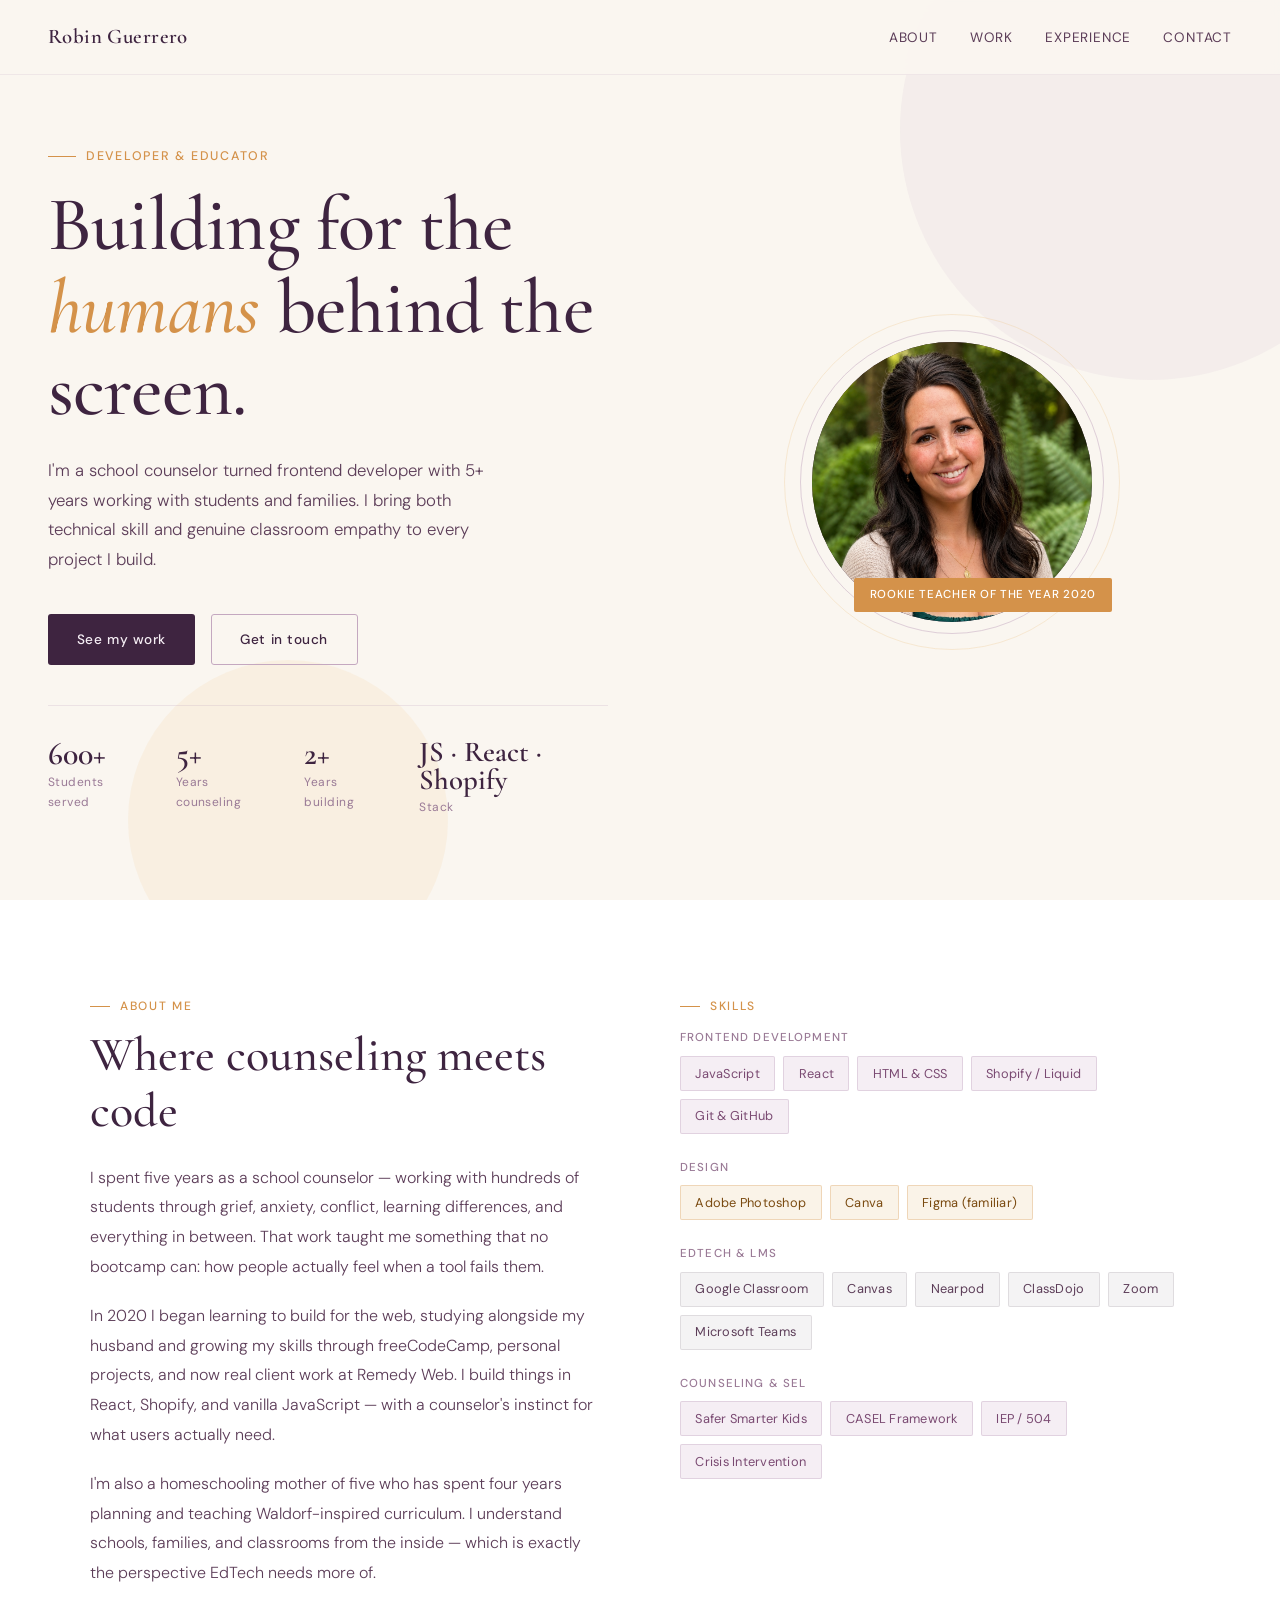
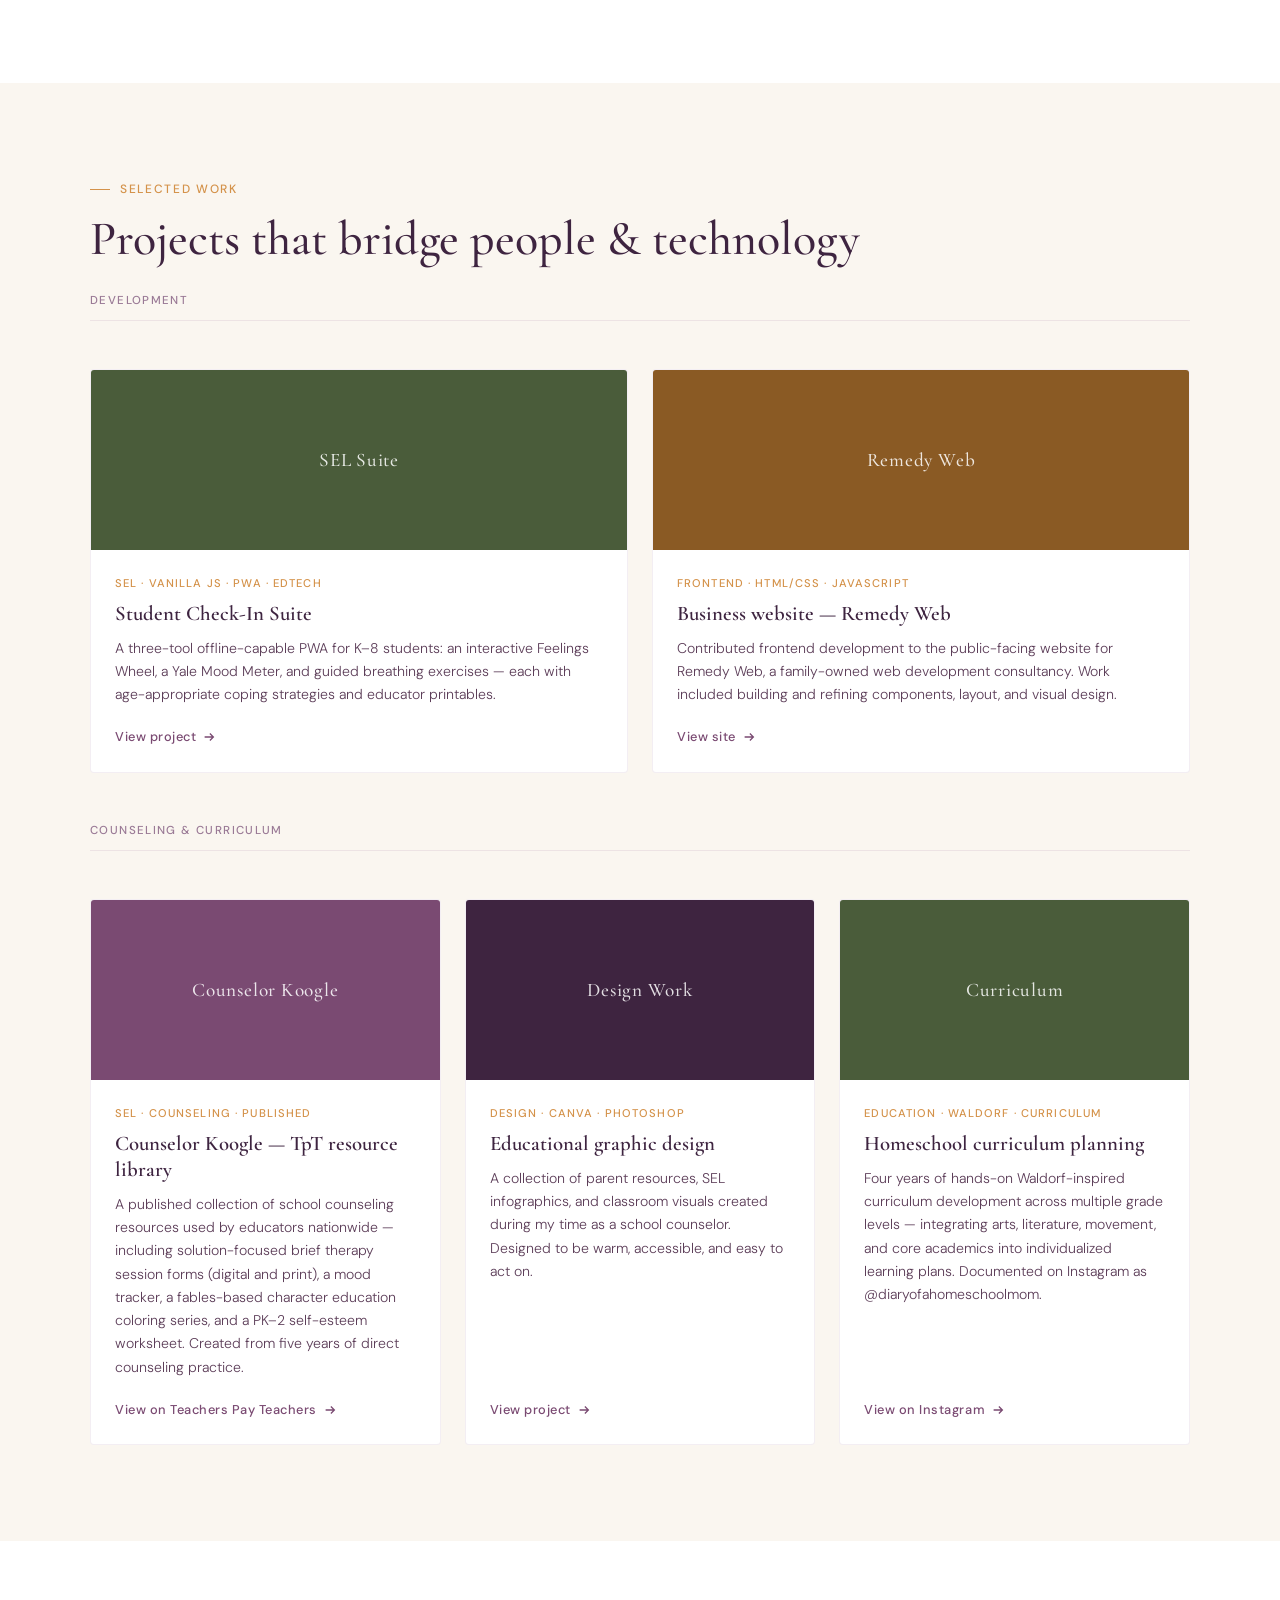
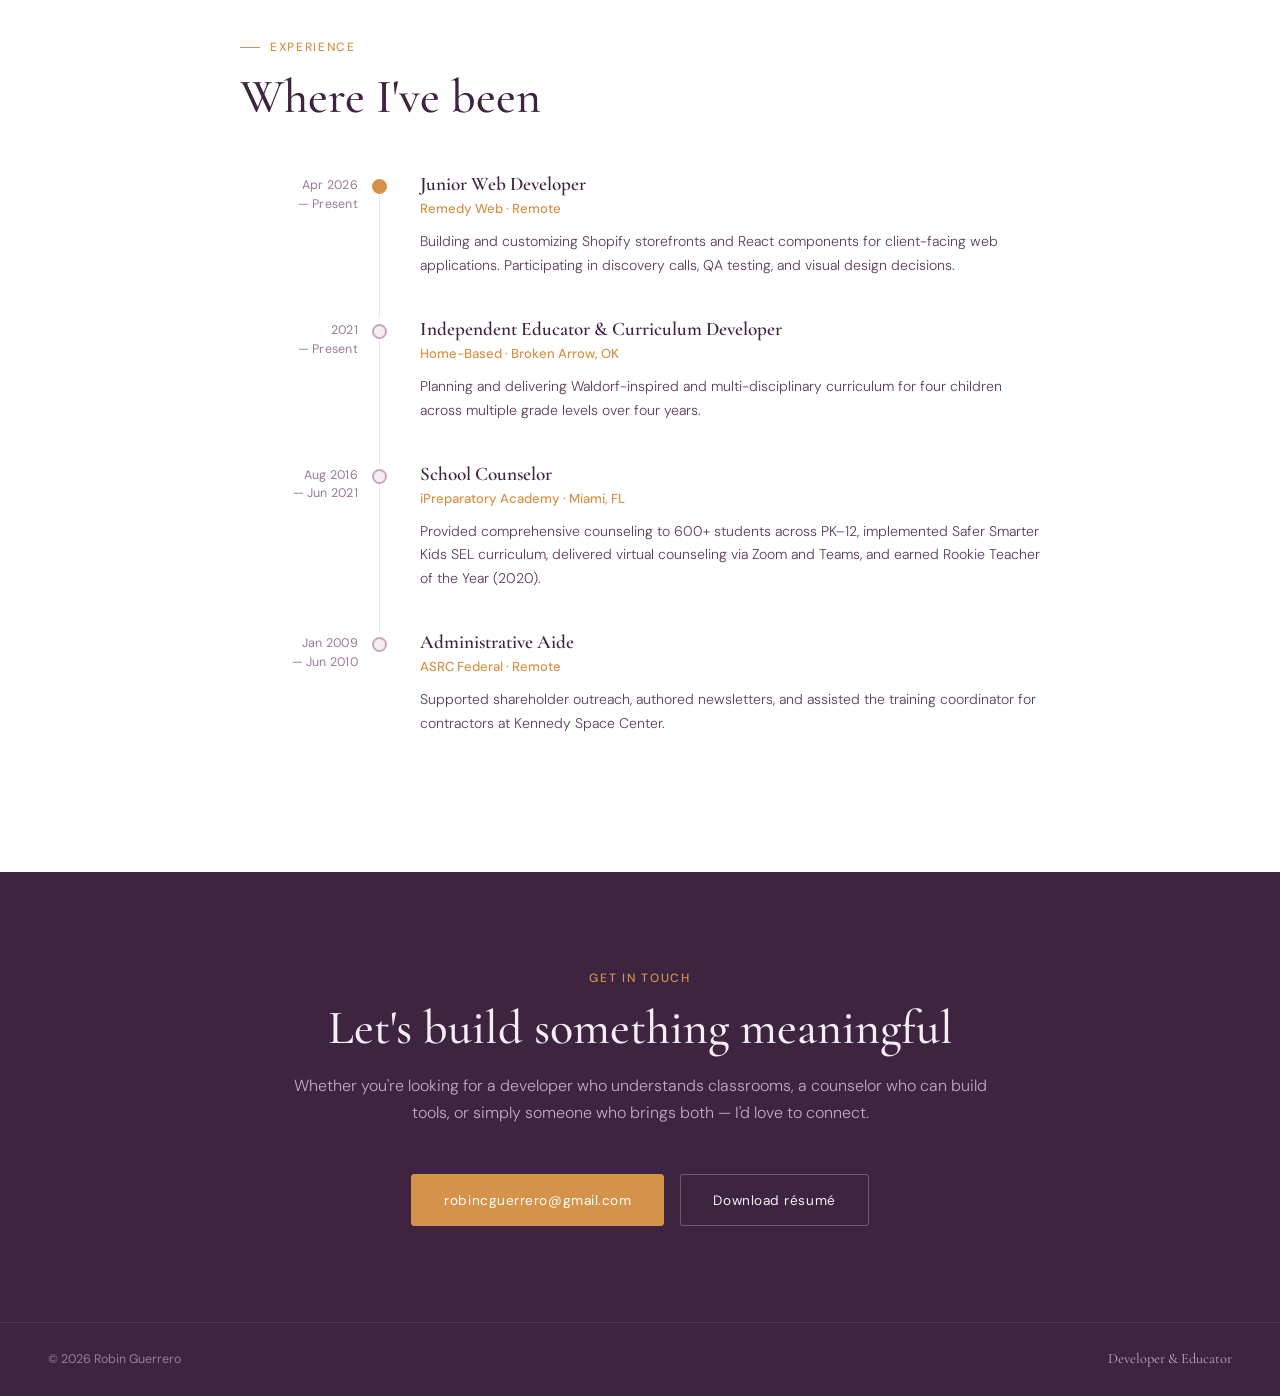
<file: index.html>
<!DOCTYPE html>
<html lang="en">
<head>
<meta charset="UTF-8">
<meta name="viewport" content="width=device-width, initial-scale=1.0">
<title>Robin Guerrero — Developer & Educator</title>
<link rel="preconnect" href="https://fonts.googleapis.com">
<link rel="preconnect" href="https://fonts.gstatic.com" crossorigin>
<link rel="icon" href="data:image/svg+xml,<svg xmlns='http://www.w3.org/2000/svg' viewBox='0 0 64 64'><rect width='64' height='64' rx='14' fill='%233E2440'/><text x='32' y='44' text-anchor='middle' font-family='Georgia,serif' font-size='28' font-weight='500' fill='%23C4A8C0' letter-spacing='1'>RG</text></svg>">
<link href="https://fonts.googleapis.com/css2?family=Cormorant+Garamond:ital,wght@0,400;0,500;0,600;1,400;1,500&family=DM+Sans:wght@300;400;500&display=swap" rel="stylesheet">
<style>
  :root {
    --plum-deep:    #3E2440;
    --plum-mid:     #7A4A72;
    --plum-light:   #C4A8C0;
    --plum-wash:    #F5EEF4;
    --amber:        #D4924A;
    --amber-light:  #EFC88A;
    --amber-wash:   #FAF3E8;
    --parchment:    #FAF6F0;
    --ink:          #2A1A28;
    --ink-mid:      #5C3D58;
    --ink-light:    #9A7A96;
    --white:        #FFFFFF;
  }

  *, *::before, *::after { box-sizing: border-box; margin: 0; padding: 0; }

  html { scroll-behavior: smooth; }

  body {
    font-family: 'DM Sans', sans-serif;
    background: var(--parchment);
    color: var(--ink);
    line-height: 1.7;
    overflow-x: hidden;
  }

  /* NAV */
  nav {
    position: fixed; top: 0; left: 0; right: 0; z-index: 100;
    max-width: 1700px;
    margin: 0 auto;
    display: flex; justify-content: space-between; align-items: center;
    padding: 1.2rem 3rem;
    background: rgba(250, 246, 240, 0.92);
    backdrop-filter: blur(8px);
    border-bottom: 1px solid rgba(196, 168, 192, 0.2);
  }

  .nav-logo {
    font-family: 'Cormorant Garamond', serif;
    font-size: 1.3rem;
    font-weight: 600;
    color: var(--plum-deep);
    text-decoration: none;
    letter-spacing: 0.02em;
  }

  .nav-links { display: flex; gap: 2rem; list-style: none; }
  .nav-links a {
    font-size: 0.85rem;
    font-weight: 400;
    color: var(--ink-mid);
    text-decoration: none;
    letter-spacing: 0.06em;
    text-transform: uppercase;
    transition: color 0.2s;
  }
  .nav-links a:hover { color: var(--amber); }

  /* HERO */
  .hero {
    min-height: 100vh;
    max-width: 1700px;
    margin: 0 auto;
    display: grid;
    grid-template-columns: 1fr 1fr;
    align-items: center;
    padding: 8rem 3rem 4rem;
    gap: 4rem;
    position: relative;
    overflow: hidden;
  }

  .hero::before {
    content: '';
    position: absolute;
    top: -120px; right: -120px;
    width: 500px; height: 500px;
    border-radius: 50%;
    background: var(--plum-light);
    opacity: 0.12;
  }

  .hero::after {
    content: '';
    position: absolute;
    bottom: -80px; left: 10%;
    width: 320px; height: 320px;
    border-radius: 50%;
    background: var(--amber-light);
    opacity: 0.15;
  }

  .hero-text { position: relative; z-index: 1; }

  .hero-eyebrow {
    font-size: 0.78rem;
    font-weight: 500;
    letter-spacing: 0.14em;
    text-transform: uppercase;
    color: var(--amber);
    margin-bottom: 1rem;
    display: flex;
    align-items: center;
    gap: 10px;
  }

  .hero-eyebrow::before {
    content: '';
    display: block;
    width: 28px; height: 1px;
    background: var(--amber);
  }

  h1 {
    font-family: 'Cormorant Garamond', serif;
    font-size: clamp(3rem, 6vw, 5rem);
    font-weight: 500;
    line-height: 1.08;
    color: var(--plum-deep);
    margin-bottom: 1.5rem;
    letter-spacing: -0.01em;
  }

  h1 em {
    font-style: italic;
    color: var(--amber);
  }

  .hero-bio {
    font-size: 1.05rem;
    color: var(--ink-mid);
    max-width: 460px;
    margin-bottom: 2.5rem;
    font-weight: 300;
    line-height: 1.75;
  }

  .hero-ctas { display: flex; gap: 1rem; flex-wrap: wrap; }

  .btn-primary {
    display: inline-flex; align-items: center; gap: 8px;
    padding: 0.8rem 1.8rem;
    background: var(--plum-deep);
    color: var(--plum-wash);
    border-radius: 3px;
    font-size: 0.85rem;
    font-weight: 500;
    letter-spacing: 0.04em;
    text-decoration: none;
    transition: background 0.2s, transform 0.15s;
  }
  .btn-primary:hover { background: var(--plum-mid); transform: translateY(-1px); }

  .btn-secondary {
    display: inline-flex; align-items: center; gap: 8px;
    padding: 0.8rem 1.8rem;
    border: 1px solid var(--plum-light);
    color: var(--plum-deep);
    border-radius: 3px;
    font-size: 0.85rem;
    font-weight: 500;
    letter-spacing: 0.04em;
    text-decoration: none;
    transition: border-color 0.2s, color 0.2s, transform 0.15s;
  }
  .btn-secondary:hover { border-color: var(--amber); color: var(--amber); transform: translateY(-1px); }

  /* AVATAR */
  .hero-visual { display: flex; justify-content: center; align-items: center; position: relative; z-index: 1; }

  .avatar-wrap {
    position: relative;
    width: 280px; height: 280px;
  }

  .avatar-ring {
    position: absolute; inset: -12px;
    border-radius: 50%;
    border: 1.5px solid var(--plum-light);
    opacity: 0.5;
  }

  .avatar-ring-2 {
    position: absolute; inset: -28px;
    border-radius: 50%;
    border: 1px solid var(--amber-light);
    opacity: 0.3;
  }

  .avatar-circle {
    width: 280px; height: 280px;
    border-radius: 50%;
    background: var(--plum-deep);
    display: flex; align-items: center; justify-content: center;
    overflow: hidden;
  }

  .avatar-initials {
    font-family: 'Cormorant Garamond', serif;
    font-size: 5rem;
    font-weight: 500;
    color: var(--plum-light);
    letter-spacing: 0.05em;
    line-height: 1;
  }

  .avatar-img {
    width: 110%; 
    position:relative;
    bottom: -40px; right: -50px;
  }

  .badge {
    position: absolute;
    bottom: 10px; right: -20px;
    background: var(--amber);
    color: var(--white);
    font-size: 0.72rem;
    font-weight: 500;
    letter-spacing: 0.06em;
    text-transform: uppercase;
    padding: 0.45rem 1rem;
    border-radius: 2px;
    white-space: nowrap;
  }

  /* STATS ROW */
  .stats-row {
    display: flex;
    gap: 2.5rem;
    margin-top: 2.5rem;
    padding-top: 2rem;
    border-top: 1px solid rgba(196, 168, 192, 0.25);
  }

  .stat-item { text-align: left; }
  .stat-num {
    font-family: 'Cormorant Garamond', serif;
    font-size: 2rem;
    font-weight: 600;
    color: var(--plum-deep);
    line-height: 1;
    margin-bottom: 2px;
  }
  .stat-label { font-size: 0.75rem; color: var(--ink-light); letter-spacing: 0.04em; }

  /* SECTION SHARED */
  section { padding: 6rem 3rem; }

  .section-eyebrow {
    font-size: 0.75rem;
    font-weight: 500;
    letter-spacing: 0.14em;
    text-transform: uppercase;
    color: var(--amber);
    margin-bottom: 0.75rem;
    display: flex; align-items: center; gap: 10px;
  }
  .section-eyebrow::before { content: ''; display: block; width: 20px; height: 1px; background: var(--amber); }

  h2 {
    font-family: 'Cormorant Garamond', serif;
    font-size: clamp(2rem, 4vw, 3rem);
    font-weight: 500;
    color: var(--plum-deep);
    line-height: 1.15;
    margin-bottom: 1.5rem;
  }

  /* ABOUT */
  .about { background: var(--white); }
  .about-inner {
    max-width: 1100px; margin: 0 auto;
    display: grid; grid-template-columns: 1fr 1fr;
    gap: 5rem; align-items: start;
  }

  .about-body {
    font-size: 1rem; color: var(--ink-mid);
    font-weight: 300; line-height: 1.85;
  }
  .about-body p + p { margin-top: 1.25rem; }

  .skills-grid { display: flex; flex-direction: column; gap: 1.5rem; }

  .skill-group-label {
    font-size: 0.72rem;
    font-weight: 500;
    letter-spacing: 0.1em;
    text-transform: uppercase;
    color: var(--ink-light);
    margin-bottom: 0.5rem;
  }

  .skill-pills { display: flex; flex-wrap: wrap; gap: 8px; }

  .skill-pill {
    font-size: 0.8rem;
    padding: 0.35rem 0.9rem;
    border-radius: 2px;
    font-weight: 400;
    letter-spacing: 0.02em;
  }
  .pill-plum { background: var(--plum-wash); color: var(--plum-mid); border: 1px solid rgba(196,168,192,0.4); }
  .pill-amber { background: var(--amber-wash); color: #7A4A10; border: 1px solid rgba(212,146,74,0.3); }
  .pill-ink { background: rgba(42,26,40,0.05); color: var(--ink-mid); border: 1px solid rgba(42,26,40,0.1); }

  /* PROJECTS */
  .projects { background: var(--parchment); }
  .projects-inner { max-width: 1100px; margin: 0 auto; }

  .projects-grid {
    display: grid;
    grid-template-columns: repeat(auto-fit, minmax(300px, 1fr));
    gap: 1.5rem;
    margin-top: 3rem;
  }

  .projects-divider-label {
    font-size: 0.72rem;
    font-weight: 500;
    letter-spacing: 0.12em;
    text-transform: uppercase;
    color: var(--ink-light);
    margin-bottom: 1rem;
    padding-bottom: 0.6rem;
    border-bottom: 1px solid rgba(196,168,192,0.25);
  }

  .project-card {
    background: var(--white);
    border-radius: 4px;
    border: 1px solid rgba(196, 168, 192, 0.2);
    overflow: hidden;
    transition: transform 0.2s, border-color 0.2s;
    text-decoration: none;
    display: flex; flex-direction: column;
  }
  .project-card:hover { transform: translateY(-4px); border-color: var(--plum-light); }

  .project-thumb {
    height: 180px;
    display: flex; align-items: center; justify-content: center;
    font-family: 'Cormorant Garamond', serif;
    font-size: 1.2rem;
    font-weight: 500;
    color: rgba(255,255,255,0.85);
    letter-spacing: 0.04em;
    position: relative;
    overflow: hidden;
  }

  .project-thumb img {
    width: 100%; height: 100%;
    object-fit: cover;
    position: absolute; inset: 0;
  }

  .thumb-plum { background: var(--plum-deep); }
  .thumb-amber { background: #8A5A24; }
  .thumb-mid { background: var(--plum-mid); }
  .thumb-sel { background: #4A5C3A; }

  .thumb-label {
    position: relative; z-index: 1;
    text-align: center; padding: 1rem;
  }

  .project-body { padding: 1.5rem; flex: 1; display: flex; flex-direction: column; }
  .project-tag {
    font-size: 0.7rem; font-weight: 500; letter-spacing: 0.1em; text-transform: uppercase;
    color: var(--amber); margin-bottom: 0.5rem;
  }
  .project-title {
    font-family: 'Cormorant Garamond', serif;
    font-size: 1.3rem; font-weight: 600; color: var(--plum-deep);
    margin-bottom: 0.6rem; line-height: 1.25;
  }
  .project-desc { font-size: 0.88rem; color: var(--ink-mid); font-weight: 300; line-height: 1.65; flex: 1; }
  .project-link {
    display: inline-flex; align-items: center; gap: 6px;
    margin-top: 1.25rem;
    font-size: 0.8rem; font-weight: 500; letter-spacing: 0.04em;
    color: var(--plum-mid); text-decoration: none;
    transition: color 0.2s;
  }
  .project-link:hover { color: var(--amber); }
  .project-link svg { width: 14px; height: 14px; }

  /* EXPERIENCE */
  .experience { background: var(--white); }
  .experience-inner { max-width: 800px; margin: 0 auto; }

  .timeline { margin-top: 3rem; display: flex; flex-direction: column; gap: 0; }

  .timeline-item {
    display: grid;
    grid-template-columns: 140px 1fr;
    gap: 2rem;
    padding-bottom: 2.5rem;
    position: relative;
  }

  .timeline-item:not(:last-child)::after {
    content: '';
    position: absolute;
    left: 139px; top: 8px; bottom: 0;
    width: 1px;
    background: rgba(196,168,192,0.3);
  }

  .timeline-date {
    font-size: 0.78rem; color: var(--ink-light);
    font-weight: 400; padding-top: 3px; padding-right: 22px;
    text-align: right; letter-spacing: 0.02em;
    line-height: 1.5;
  }

  .timeline-dot {
    position: absolute;
    left: 132px; top: 6px;
    width: 15px; height: 15px;
    border-radius: 50%;
    background: var(--plum-wash);
    border: 2px solid var(--plum-light);
    z-index: 1;
  }

  .timeline-dot.active { background: var(--amber); border-color: var(--amber); }

  .timeline-content { padding-left: 0.5rem; }
  .timeline-role {
    font-family: 'Cormorant Garamond', serif;
    font-size: 1.2rem; font-weight: 600; color: var(--plum-deep);
    line-height: 1.2; margin-bottom: 2px;
  }
  .timeline-company { font-size: 0.82rem; color: var(--amber); font-weight: 500; margin-bottom: 0.6rem; }
  .timeline-desc { font-size: 0.88rem; color: var(--ink-mid); font-weight: 300; line-height: 1.7; }

  /* CONTACT */
  .contact { background: var(--plum-deep); }
  .contact-inner { max-width: 700px; margin: 0 auto; text-align: center; }

  .contact .section-eyebrow { justify-content: center; }
  .contact .section-eyebrow::before { display: none; }

  .contact h2 { color: var(--plum-wash); margin-bottom: 1rem; }
  .contact-sub { font-size: 1rem; color: var(--plum-light); font-weight: 300; margin-bottom: 3rem; line-height: 1.7; }

  .contact-links { display: flex; gap: 1rem; justify-content: center; flex-wrap: wrap; }

  .contact-btn {
    display: inline-flex; align-items: center; gap: 8px;
    padding: 0.85rem 2rem;
    border: 1px solid rgba(196,168,192,0.4);
    color: var(--plum-wash);
    border-radius: 3px;
    font-size: 0.85rem; font-weight: 400; letter-spacing: 0.04em;
    text-decoration: none;
    transition: background 0.2s, border-color 0.2s;
  }
  .contact-btn:hover { background: rgba(196,168,192,0.1); border-color: var(--plum-light); }
  .contact-btn.amber-btn { background: var(--amber); border-color: var(--amber); color: var(--white); }
  .contact-btn.amber-btn:hover { background: var(--amber-light); border-color: var(--amber-light); color: var(--ink); }

  /* FOOTER */
  footer {
    background: var(--plum-deep);
    border-top: 1px solid rgba(196,168,192,0.15);
    padding: 1.5rem 3rem;
    display: flex; justify-content: space-between; align-items: center;
  }
  .footer-copy { font-size: 0.78rem; color: var(--ink-light); }
  .footer-name { font-family: 'Cormorant Garamond', serif; font-size: 0.9rem; color: var(--plum-light); }

  /* ANIMATIONS */
  @keyframes fadeUp {
    from { opacity: 0; transform: translateY(24px); }
    to { opacity: 1; transform: translateY(0); }
  }

  .fade-up { animation: fadeUp 0.7s ease both; }
  .fade-up-2 { animation: fadeUp 0.7s 0.15s ease both; }
  .fade-up-3 { animation: fadeUp 0.7s 0.3s ease both; }
  .fade-up-4 { animation: fadeUp 0.7s 0.45s ease both; }

  /* RESPONSIVE */
  @media (max-width: 768px) {
    nav { padding: 1rem 1.5rem; }
    .nav-links { gap: 1.2rem; }
    .hero { grid-template-columns: 1fr; padding: 7rem 1.5rem 3rem; gap: 3rem; text-align: center; }
    .hero::before, .hero::after { display: none; }
    .hero-eyebrow { justify-content: center; }
    .hero-bio { margin-left: auto; margin-right: auto; }
    .hero-ctas { justify-content: center; }
    .stats-row { justify-content: center; }
    .hero-visual { order: -1; }
    .about-inner { grid-template-columns: 1fr; gap: 2.5rem; }
    section { padding: 4rem 1.5rem; }
    .timeline-item { grid-template-columns: 100px 1fr; gap: 1rem; }
    .timeline-item::after { left: 99px; }
    .timeline-dot { left: 92px; }
    footer { flex-direction: column; gap: 0.5rem; text-align: center; }
  }
</style>
</head>
<body>

<nav>
  <a class="nav-logo" href="#">Robin Guerrero</a>
  <ul class="nav-links">
    <li><a href="#about">About</a></li>
    <li><a href="#projects">Work</a></li>
    <li><a href="#experience">Experience</a></li>
    <li><a href="#contact">Contact</a></li>
  </ul>
</nav>

<!-- HERO -->
<section class="hero">
  <div class="hero-text">
    <p class="hero-eyebrow fade-up">Developer &amp; Educator</p>
    <h1 class="fade-up-2">Building for the <em>humans</em> behind the screen.</h1>
    <p class="hero-bio fade-up-3">I'm a school counselor turned frontend developer with 5+ years working with students and families. I bring both technical skill and genuine classroom empathy to every project I build.</p>
    <div class="hero-ctas fade-up-4">
      <a href="#projects" class="btn-primary">See my work</a>
      <a href="#contact" class="btn-secondary">Get in touch</a>
    </div>
    <div class="stats-row fade-up-4">
      <div class="stat-item">
        <div class="stat-num">600+</div>
        <div class="stat-label">Students served</div>
      </div>
      <div class="stat-item">
        <div class="stat-num">5+</div>
        <div class="stat-label">Years counseling</div>
      </div>
      <div class="stat-item">
        <div class="stat-num">2+</div>
        <div class="stat-label">Years building</div>
      </div>
      <div class="stat-item">
        <div class="stat-num" style="font-size:1.8rem;">JS · React · Shopify</div>
        <div class="stat-label">Stack</div>
      </div>
    </div>
  </div>

  <div class="hero-visual fade-up-3">
    <div class="avatar-wrap">
      <div class="avatar-ring"></div>
      <div class="avatar-ring-2"></div>
      <div class="avatar-circle">
        <img src="img/robin.png" alt="Robin Guerrero" class="avatar-img">
        <span class="avatar-initials">RG</span>
      </div>
      <span class="badge">Rookie Teacher of the Year 2020</span>
    </div>
  </div>
</section>

<!-- ABOUT -->
<section class="about" id="about">
  <div class="about-inner">
    <div>
      <p class="section-eyebrow">About me</p>
      <h2>Where counseling meets code</h2>
      <div class="about-body">
        <p>I spent five years as a school counselor — working with hundreds of students through grief, anxiety, conflict, learning differences, and everything in between. That work taught me something that no bootcamp can: how people actually feel when a tool fails them.</p>
        <p>In 2020 I began learning to build for the web, studying alongside my husband and growing my skills through freeCodeCamp, personal projects, and now real client work at Remedy Web. I build things in React, Shopify, and vanilla JavaScript — with a counselor's instinct for what users actually need.</p>
        <p>I'm also a homeschooling mother of five who has spent four years planning and teaching Waldorf-inspired curriculum. I understand schools, families, and classrooms from the inside — which is exactly the perspective EdTech needs more of.</p>
      </div>
    </div>
    <div>
      <p class="section-eyebrow">Skills</p>
      <div class="skills-grid">
        <div>
          <p class="skill-group-label">Frontend development</p>
          <div class="skill-pills">
            <span class="skill-pill pill-plum">JavaScript</span>
            <span class="skill-pill pill-plum">React</span>
            <span class="skill-pill pill-plum">HTML &amp; CSS</span>
            <span class="skill-pill pill-plum">Shopify / Liquid</span>
            <span class="skill-pill pill-plum">Git &amp; GitHub</span>
          </div>
        </div>
        <div>
          <p class="skill-group-label">Design</p>
          <div class="skill-pills">
            <span class="skill-pill pill-amber">Adobe Photoshop</span>
            <span class="skill-pill pill-amber">Canva</span>
            <span class="skill-pill pill-amber">Figma (familiar)</span>
          </div>
        </div>
        <div>
          <p class="skill-group-label">EdTech &amp; LMS</p>
          <div class="skill-pills">
            <span class="skill-pill pill-ink">Google Classroom</span>
            <span class="skill-pill pill-ink">Canvas</span>
            <span class="skill-pill pill-ink">Nearpod</span>
            <span class="skill-pill pill-ink">ClassDojo</span>
            <span class="skill-pill pill-ink">Zoom</span>
            <span class="skill-pill pill-ink">Microsoft Teams</span>
          </div>
        </div>
        <div>
          <p class="skill-group-label">Counseling &amp; SEL</p>
          <div class="skill-pills">
            <span class="skill-pill pill-plum">Safer Smarter Kids</span>
            <span class="skill-pill pill-plum">CASEL Framework</span>
            <span class="skill-pill pill-plum">IEP / 504</span>
            <span class="skill-pill pill-plum">Crisis Intervention</span>
          </div>
        </div>
      </div>
    </div>
  </div>
</section>

<!-- PROJECTS -->
<section class="projects" id="projects">
  <div class="projects-inner">
    <p class="section-eyebrow">Selected work</p>
    <h2>Projects that bridge people &amp; technology</h2>

    <p class="projects-divider-label">Development</p>
    <div class="projects-grid">

      <a class="project-card" href="sel-suite/index.html">
        <div class="project-thumb thumb-sel">
          <div class="thumb-label">SEL Suite</div>
        </div>
        <div class="project-body">
          <p class="project-tag">SEL · Vanilla JS · PWA · EdTech</p>
          <p class="project-title">Student Check-In Suite</p>
          <p class="project-desc">A three-tool offline-capable PWA for K–8 students: an interactive Feelings Wheel, a Yale Mood Meter, and guided breathing exercises — each with age-appropriate coping strategies and educator printables.</p>
          <span class="project-link">
            View project
            <svg viewBox="0 0 16 16" fill="none" stroke="currentColor" stroke-width="1.5"><path d="M3 8h10M9 4l4 4-4 4"/></svg>
          </span>
        </div>
      </a>

      <a class="project-card" href="https://jesuscguerrero.github.io/remedyweb/" target="_blank">
        <div class="project-thumb thumb-amber">
          <div class="thumb-label">Remedy Web</div>
        </div>
        <div class="project-body">
          <p class="project-tag">Frontend · HTML/CSS · JavaScript</p>
          <p class="project-title">Business website — Remedy Web</p>
          <p class="project-desc">Contributed frontend development to the public-facing website for Remedy Web, a family-owned web development consultancy. Work included building and refining components, layout, and visual design.</p>
          <span class="project-link">
            View site
            <svg viewBox="0 0 16 16" fill="none" stroke="currentColor" stroke-width="1.5"><path d="M3 8h10M9 4l4 4-4 4"/></svg>
          </span>
        </div>
      </a>

    </div>

    <p class="projects-divider-label" style="margin-top: 3rem;">Counseling &amp; curriculum</p>
    <div class="projects-grid">

      <a class="project-card" href="https://www.teacherspayteachers.com/store/counselor-koogle" target="_blank">
        <div class="project-thumb thumb-mid">
          <div class="thumb-label">Counselor Koogle</div>
        </div>
        <div class="project-body">
          <p class="project-tag">SEL · Counseling · Published</p>
          <p class="project-title">Counselor Koogle — TpT resource library</p>
          <p class="project-desc">A published collection of school counseling resources used by educators nationwide — including solution-focused brief therapy session forms (digital and print), a mood tracker, a fables-based character education coloring series, and a PK–2 self-esteem worksheet. Created from five years of direct counseling practice.</p>
          <span class="project-link">
            View on Teachers Pay Teachers
            <svg viewBox="0 0 16 16" fill="none" stroke="currentColor" stroke-width="1.5"><path d="M3 8h10M9 4l4 4-4 4"/></svg>
          </span>
        </div>
      </a>

      <a class="project-card" href="design-work.html">
        <div class="project-thumb thumb-plum">
          <div class="thumb-label">Design Work</div>
        </div>
        <div class="project-body">
          <p class="project-tag">Design · Canva · Photoshop</p>
          <p class="project-title">Educational graphic design</p>
          <p class="project-desc">A collection of parent resources, SEL infographics, and classroom visuals created during my time as a school counselor. Designed to be warm, accessible, and easy to act on.</p>
          <span class="project-link">
            View project
            <svg viewBox="0 0 16 16" fill="none" stroke="currentColor" stroke-width="1.5"><path d="M3 8h10M9 4l4 4-4 4"/></svg>
          </span>
        </div>
      </a>

      <a class="project-card" href="https://www.instagram.com/diaryofahomeschoolmom/" target="_blank">
        <div class="project-thumb thumb-sel">
          <div class="thumb-label">Curriculum</div>
        </div>
        <div class="project-body">
          <p class="project-tag">Education · Waldorf · Curriculum</p>
          <p class="project-title">Homeschool curriculum planning</p>
          <p class="project-desc">Four years of hands-on Waldorf-inspired curriculum development across multiple grade levels — integrating arts, literature, movement, and core academics into individualized learning plans. Documented on Instagram as @diaryofahomeschoolmom.</p>
          <span class="project-link">
            View on Instagram
            <svg viewBox="0 0 16 16" fill="none" stroke="currentColor" stroke-width="1.5"><path d="M3 8h10M9 4l4 4-4 4"/></svg>
          </span>
        </div>
      </a>

    </div>
  </div>
</section>

<!-- EXPERIENCE -->
<section class="experience" id="experience">
  <div class="experience-inner">
    <p class="section-eyebrow">Experience</p>
    <h2>Where I've been</h2>
    <div class="timeline">

      <div class="timeline-item">
        <div class="timeline-date">Apr 2026<br>— Present</div>
        <div class="timeline-dot active"></div>
        <div class="timeline-content">
          <p class="timeline-role">Junior Web Developer</p>
          <p class="timeline-company">Remedy Web · Remote</p>
          <p class="timeline-desc">Building and customizing Shopify storefronts and React components for client-facing web applications. Participating in discovery calls, QA testing, and visual design decisions.</p>
        </div>
      </div>

      <div class="timeline-item">
        <div class="timeline-date">2021<br>— Present</div>
        <div class="timeline-dot"></div>
        <div class="timeline-content">
          <p class="timeline-role">Independent Educator &amp; Curriculum Developer</p>
          <p class="timeline-company">Home-Based · Broken Arrow, OK</p>
          <p class="timeline-desc">Planning and delivering Waldorf-inspired and multi-disciplinary curriculum for four children across multiple grade levels over four years.</p>
        </div>
      </div>

      <div class="timeline-item">
        <div class="timeline-date">Aug 2016<br>— Jun 2021</div>
        <div class="timeline-dot"></div>
        <div class="timeline-content">
          <p class="timeline-role">School Counselor</p>
          <p class="timeline-company">iPreparatory Academy · Miami, FL</p>
          <p class="timeline-desc">Provided comprehensive counseling to 600+ students across PK–12, implemented Safer Smarter Kids SEL curriculum, delivered virtual counseling via Zoom and Teams, and earned Rookie Teacher of the Year (2020).</p>
        </div>
      </div>

      <div class="timeline-item">
        <div class="timeline-date">Jan 2009<br>— Jun 2010</div>
        <div class="timeline-dot"></div>
        <div class="timeline-content">
          <p class="timeline-role">Administrative Aide</p>
          <p class="timeline-company">ASRC Federal · Remote</p>
          <p class="timeline-desc">Supported shareholder outreach, authored newsletters, and assisted the training coordinator for contractors at Kennedy Space Center.</p>
        </div>
      </div>

    </div>
  </div>
</section>

<!-- CONTACT -->
<section class="contact" id="contact">
  <div class="contact-inner">
    <p class="section-eyebrow">Get in touch</p>
    <h2>Let's build something meaningful</h2>
    <p class="contact-sub">Whether you're looking for a developer who understands classrooms, a counselor who can build tools, or simply someone who brings both — I'd love to connect.</p>
    <div class="contact-links">
      <a href="mailto:robincguerrero@gmail.com" class="contact-btn amber-btn">robincguerrero@gmail.com</a>
      
      <a href="Robin_Guerrero_Resume.pdf" class="contact-btn" target="_blank">Download résumé</a>
    </div>
  </div>
</section>

<footer>
  <span class="footer-copy">&copy; 2026 Robin Guerrero</span>
  <span class="footer-name">Developer &amp; Educator</span>
</footer>

<script>
const observer = new IntersectionObserver((entries) => {
  entries.forEach(entry => {
    if (entry.isIntersecting) {
      entry.target.style.opacity = '1';
      entry.target.style.transform = 'translateY(0)';
    }
  });
}, { threshold: 0.1 });

document.querySelectorAll('.project-card, .timeline-item, .about-inner > div').forEach(el => {
  el.style.opacity = '0';
  el.style.transform = 'translateY(20px)';
  el.style.transition = 'opacity 0.6s ease, transform 0.6s ease';
  observer.observe(el);
});
</script>
</body>
</html>
</file>
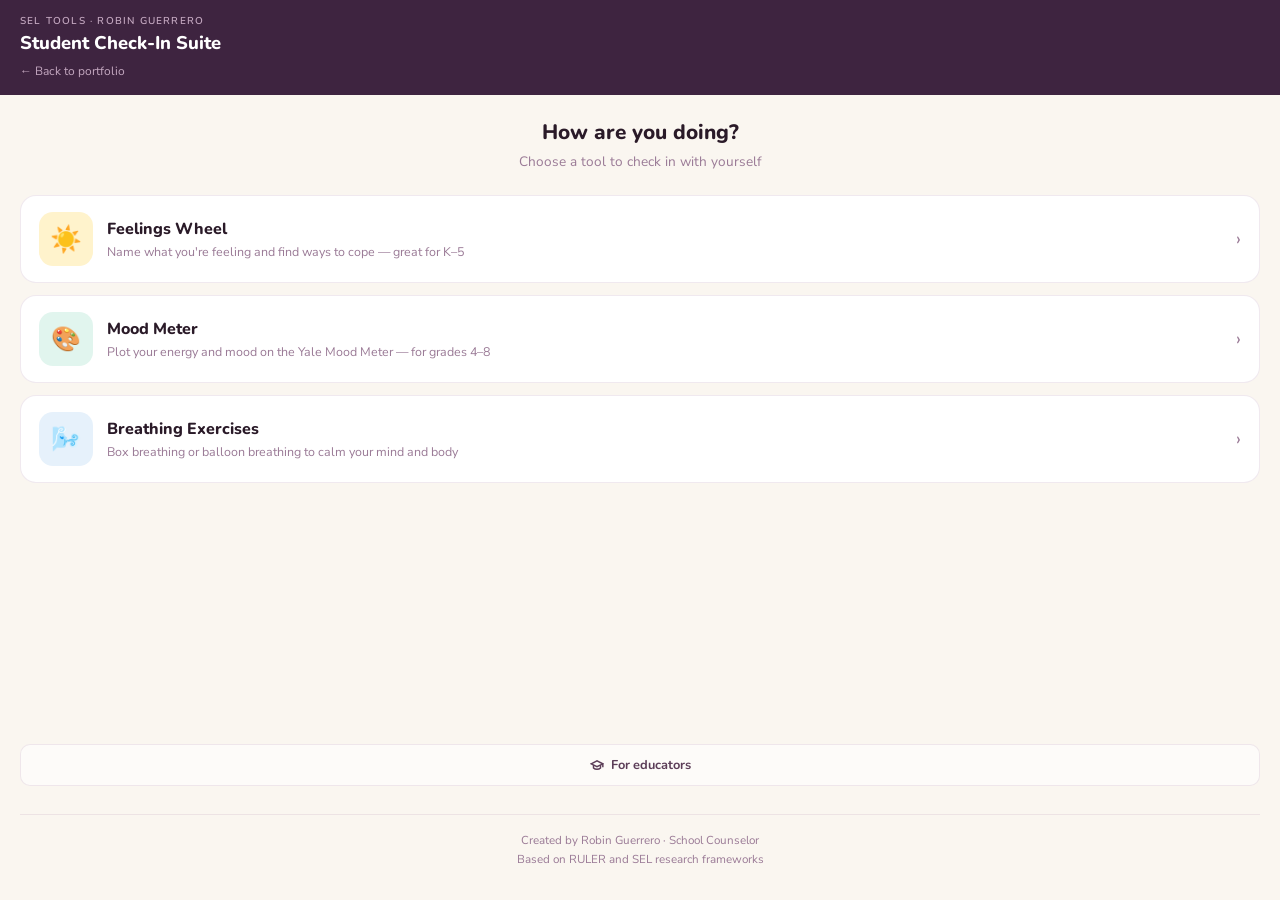
<file: sel-suite/index.html>
<!DOCTYPE html>
<html lang="en">
<head>
<meta charset="UTF-8">
<meta name="viewport" content="width=device-width, initial-scale=1.0, viewport-fit=cover">
<meta name="theme-color" content="#3E2440">
<meta name="apple-mobile-web-app-capable" content="yes">
<meta name="apple-mobile-web-app-status-bar-style" content="black-translucent">
<meta name="apple-mobile-web-app-title" content="SEL Tools">
<meta name="description" content="Social-emotional learning tools for students — Feelings Wheel, Mood Meter, and Breathing Exercises.">
<title>SEL Tools</title>
<link rel="manifest" href="manifest.json">
<link rel="apple-touch-icon" href="icons/icon-192.png">
<link rel="preconnect" href="https://fonts.googleapis.com">
<link rel="preconnect" href="https://fonts.gstatic.com" crossorigin>
<link href="https://fonts.googleapis.com/css2?family=Nunito:wght@400;600;700;800&family=Nunito+Sans:wght@400;500;600&display=swap" rel="stylesheet">
<style>
:root {
  --plum-deep: #3E2440;
  --plum-light: #C4A8C0;
  --parchment: #FAF6F0;
  --ink: #2A1A28;
  --ink-mid: #5C3D58;
  --ink-light: #9A7A96;
  --border: rgba(196,168,192,0.25);
  --safe-top: env(safe-area-inset-top, 0px);
  --safe-bottom: env(safe-area-inset-bottom, 0px);
}
*, *::before, *::after { box-sizing: border-box; margin: 0; padding: 0; }
html, body {
  height: 100%;
  font-family: 'Nunito', sans-serif;
  background: var(--parchment);
  color: var(--ink);
  -webkit-tap-highlight-color: transparent;
  -webkit-font-smoothing: antialiased;
}
.app-shell {
  display: flex;
  flex-direction: column;
  min-height: 100dvh;
  padding-top: var(--safe-top);
  padding-bottom: var(--safe-bottom);
}
.app-header {
  background: var(--plum-deep);
  padding: 14px 20px;
  flex-shrink: 0;
}
.header-eyebrow {
  font-size: 10px;
  letter-spacing: 0.12em;
  text-transform: uppercase;
  color: var(--plum-light);
  font-weight: 600;
  margin-bottom: 2px;
}
.header-title {
  font-size: 1.15rem;
  font-weight: 800;
  color: #fff;
}
.app-body {
  flex: 1;
  padding: 24px 20px 32px;
  display: flex;
  flex-direction: column;
  gap: 0;
}
.hero {
  text-align: center;
  margin-bottom: 24px;
}
.hero-q {
  font-size: 1.3rem;
  font-weight: 800;
  color: var(--ink);
  margin-bottom: 6px;
  line-height: 1.3;
}
.hero-sub {
  font-size: 0.85rem;
  color: var(--ink-light);
  font-family: 'Nunito Sans', sans-serif;
}
.cards {
  display: flex;
  flex-direction: column;
  gap: 12px;
  flex: 1;
}
.tool-card {
  background: #fff;
  border: 1px solid var(--border);
  border-radius: 16px;
  padding: 16px 18px;
  display: flex;
  align-items: center;
  gap: 14px;
  text-decoration: none;
  color: inherit;
  transition: transform 0.12s, box-shadow 0.12s;
  -webkit-tap-highlight-color: transparent;
}
.tool-card:active { transform: scale(0.98); }
.tool-icon {
  width: 54px;
  height: 54px;
  border-radius: 14px;
  display: flex;
  align-items: center;
  justify-content: center;
  font-size: 1.6rem;
  flex-shrink: 0;
}
.tool-body { flex: 1; min-width: 0; }
.tool-name {
  font-size: 1rem;
  font-weight: 800;
  color: var(--ink);
  margin-bottom: 3px;
}
.tool-desc {
  font-size: 0.78rem;
  color: var(--ink-light);
  line-height: 1.4;
  font-family: 'Nunito Sans', sans-serif;
}
.tool-arrow {
  color: var(--ink-light);
  font-size: 1.2rem;
  flex-shrink: 0;
}
.footer {
  margin-top: 28px;
  text-align: center;
  font-size: 0.72rem;
  color: var(--ink-light);
  font-family: 'Nunito Sans', sans-serif;
  line-height: 1.6;
  border-top: 1px solid var(--border);
  padding-top: 16px;
}
.install-banner {
  display: none;
  background: var(--plum-deep);
  border-radius: 12px;
  padding: 14px 16px;
  flex-direction: row;
  align-items: center;
  gap: 12px;
  margin-bottom: 16px;
}
.install-banner.visible { display: flex; }
.install-text { flex: 1; }
.install-text p { font-size: 13px; color: var(--plum-light); line-height: 1.4; }
.install-text strong { color: #fff; font-weight: 700; }
.install-btn {
  font-family: 'Nunito', sans-serif;
  font-size: 13px;
  font-weight: 700;
  background: #D4924A;
  color: #fff;
  border: none;
  border-radius: 8px;
  padding: 8px 14px;
  cursor: pointer;
  white-space: nowrap;
  flex-shrink: 0;
}
.install-dismiss {
  background: none;
  border: none;
  color: var(--plum-light);
  font-size: 20px;
  cursor: pointer;
  padding: 0 2px;
  line-height: 1;
  flex-shrink: 0;
}
.offline-bar { display: none; background: #7A2A10; color: #fff; font-size: 12px; text-align: center; padding: 6px; }
.educator-btn{display:flex;align-items:center;justify-content:center;gap:7px;margin-top:20px;padding:11px 16px;border-radius:10px;border:1px solid var(--border);background:rgba(255,255,255,0.6);font-family:'Nunito',sans-serif;font-size:.8rem;font-weight:700;color:var(--ink-mid);cursor:pointer;text-decoration:none;transition:background .12s;}
.educator-btn:active{background:var(--plum-wash);}
.edu-panel{display:none;margin-top:12px;background:#fff;border:1px solid var(--border);border-radius:14px;padding:16px 18px;animation:fadeIn .2s ease;}
.edu-panel.open{display:block;}
@keyframes fadeIn{from{opacity:0;transform:translateY(4px);}to{opacity:1;transform:translateY(0);}}
.edu-title{font-size:.82rem;font-weight:800;color:var(--ink);margin-bottom:4px;}
.edu-desc{font-size:.75rem;color:var(--ink-light);line-height:1.5;margin-bottom:12px;font-family:'Nunito Sans',sans-serif;}
.edu-links{display:flex;flex-direction:column;gap:8px;}
.edu-link{display:flex;align-items:center;gap:10px;padding:11px 14px;border-radius:10px;border:1px solid var(--border);background:var(--plum-wash);text-decoration:none;transition:background .12s;}
.edu-link:active{background:var(--plum-light);}
.edu-link-icon{font-size:1.2rem;flex-shrink:0;}
.edu-link-body{flex:1;}
.edu-link-name{font-size:.82rem;font-weight:800;color:var(--ink);margin-bottom:1px;}
.edu-link-desc{font-size:.7rem;color:var(--ink-light);font-family:'Nunito Sans',sans-serif;}
.edu-link-dl{font-size:.72rem;font-weight:700;color:var(--ink-mid);flex-shrink:0;}
body.offline .offline-bar { display: block; }
</style>
</head>
<body>
<div class="app-shell">
  <div class="offline-bar">You're offline — the app still works!</div>
  <header class="app-header">
    <p class="header-eyebrow">SEL Tools · Robin Guerrero</p>
    <p class="header-title">Student Check-In Suite</p>
    <a href="../index.html" style="display:inline-block;margin-top:8px;font-size:.75rem;color:var(--plum-light);font-family:'Nunito Sans',sans-serif;text-decoration:none;">&#8592; Back to portfolio</a>
  </header>
  <div class="app-body">
    <div class="install-banner" id="installBanner">
      <div class="install-text"><p><strong>Add to your home screen</strong><br>Use offline, anytime.</p></div>
      <button class="install-btn" id="installBtn">Install</button>
      <button class="install-dismiss" id="dismissBtn" aria-label="Dismiss">&#215;</button>
    </div>
    <div class="hero">
      <p class="hero-q">How are you doing?</p>
      <p class="hero-sub">Choose a tool to check in with yourself</p>
    </div>
    <div class="cards">
      <a class="tool-card" href="feelings-wheel/index.html">
        <div class="tool-icon" style="background:#FFF3CC">☀️</div>
        <div class="tool-body">
          <p class="tool-name">Feelings Wheel</p>
          <p class="tool-desc">Name what you're feeling and find ways to cope — great for K–5</p>
        </div>
        <span class="tool-arrow">›</span>
      </a>
      <a class="tool-card" href="mood-meter/index.html">
        <div class="tool-icon" style="background:#E1F5EE">
          <span style="font-size:1.5rem">🎨</span>
        </div>
        <div class="tool-body">
          <p class="tool-name">Mood Meter</p>
          <p class="tool-desc">Plot your energy and mood on the Yale Mood Meter — for grades 4–8</p>
        </div>
        <span class="tool-arrow">›</span>
      </a>
      <a class="tool-card" href="breathing/index.html">
        <div class="tool-icon" style="background:#E6F1FB">
          <span style="font-size:1.5rem">🌬️</span>
        </div>
        <div class="tool-body">
          <p class="tool-name">Breathing Exercises</p>
          <p class="tool-desc">Box breathing or balloon breathing to calm your mind and body</p>
        </div>
        <span class="tool-arrow">›</span>
      </a>
    </div>

    <button class="educator-btn" onclick="document.getElementById('eduPanel').classList.toggle('open')">
      <svg width="14" height="14" viewBox="0 0 24 24" fill="none" stroke="currentColor" stroke-width="2.5"><path d="M22 10v6M2 10l10-5 10 5-10 5z"/><path d="M6 12v5c3 3 9 3 12 0v-5"/></svg>
      For educators
    </button>
    <div class="edu-panel" id="eduPanel">
      <p class="edu-title">Printable Trackers</p>
      <p class="edu-desc">Use these one-page forms to record student check-ins, document observations, and track outcomes over time. One student per sheet, four sessions per page.</p>
      <div class="edu-links">
        <a class="edu-link" href="feelings-wheel-tracker.pdf" download>
          <span class="edu-link-icon">☀️</span>
          <div class="edu-link-body">
            <p class="edu-link-name">Feelings Wheel Tracker</p>
            <p class="edu-link-desc">Feeling · Sub-feeling · Body check · Notes · Actionable steps</p>
          </div>
          <span class="edu-link-dl">↓ PDF</span>
        </a>
        <a class="edu-link" href="mood-meter-tracker.pdf" download>
          <span class="edu-link-icon">🎨</span>
          <div class="edu-link-body">
            <p class="edu-link-name">Mood Meter Tracker</p>
            <p class="edu-link-desc">Zone · Emotion word · Energy · Reflection · Actionable steps</p>
          </div>
          <span class="edu-link-dl">↓ PDF</span>
        </a>
      </div>
    </div>
    <div class="footer">
      Created by Robin Guerrero · School Counselor<br>
      Based on RULER and SEL research frameworks
    </div>
  </div>
</div>
<script>
if ('serviceWorker' in navigator) navigator.serviceWorker.register('sw.js').catch(() => {});
function updateOnline() { document.body.classList.toggle('offline', !navigator.onLine); }
window.addEventListener('online', updateOnline);
window.addEventListener('offline', updateOnline);
updateOnline();
let deferredPrompt = null;
window.addEventListener('beforeinstallprompt', e => { e.preventDefault(); deferredPrompt = e; document.getElementById('installBanner').classList.add('visible'); });
document.getElementById('installBtn').addEventListener('click', async () => { if (!deferredPrompt) return; deferredPrompt.prompt(); await deferredPrompt.userChoice; deferredPrompt = null; document.getElementById('installBanner').classList.remove('visible'); });
document.getElementById('dismissBtn').addEventListener('click', () => document.getElementById('installBanner').classList.remove('visible'));
window.addEventListener('appinstalled', () => document.getElementById('installBanner').classList.remove('visible'));
</script>
</body>
</html>
</file>
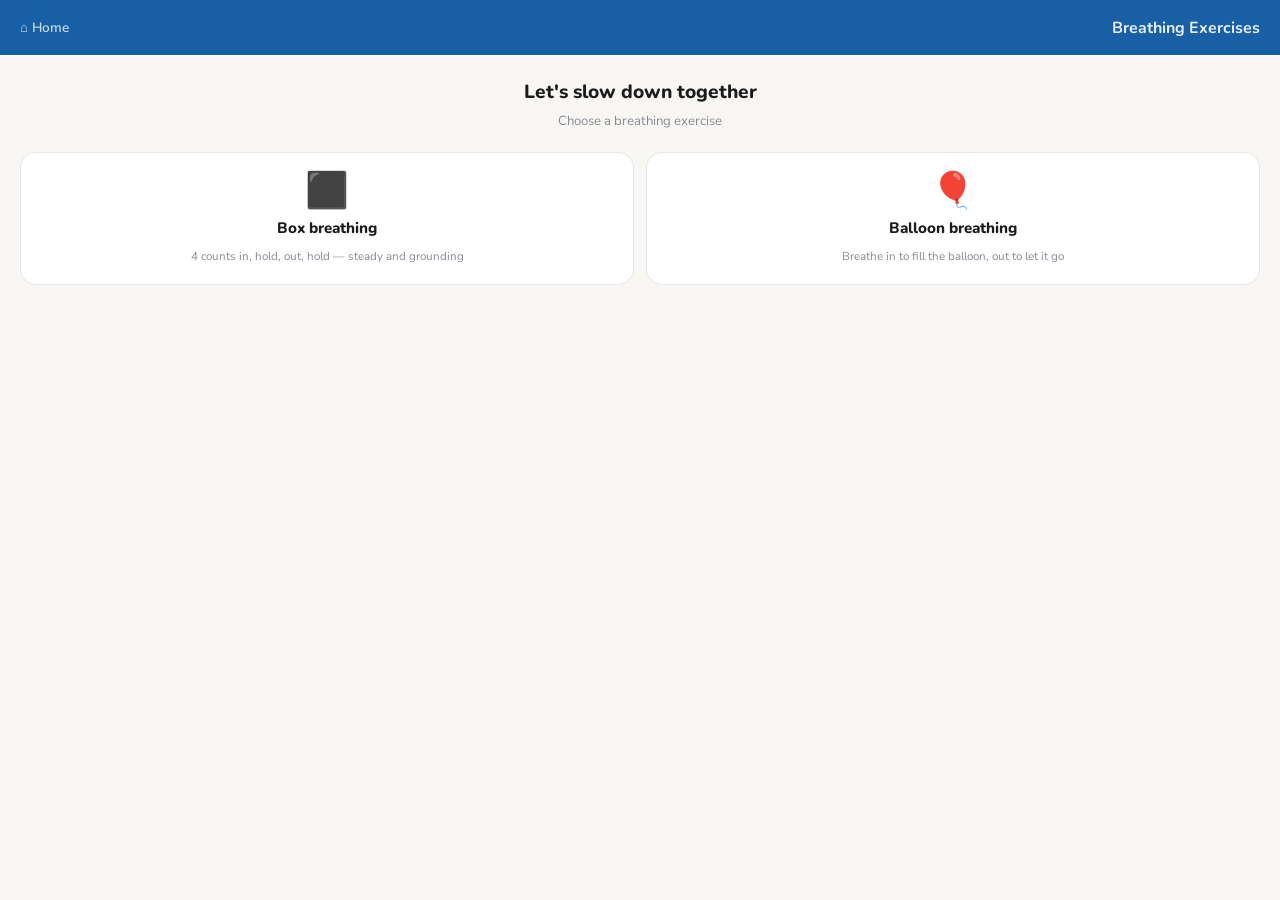
<file: sel-suite/breathing/index.html>
<!DOCTYPE html>
<html lang="en">
<head>
<meta charset="UTF-8">
<meta name="viewport" content="width=device-width, initial-scale=1.0, viewport-fit=cover">
<meta name="theme-color" content="#185FA5">
<meta name="apple-mobile-web-app-capable" content="yes">
<meta name="apple-mobile-web-app-status-bar-style" content="black-translucent">
<meta name="apple-mobile-web-app-title" content="Breathing Exercises">
<meta name="description" content="Box breathing and balloon breathing exercises for students.">
<title>Breathing Exercises</title>
<link rel="manifest" href="../manifest.json">
<link rel="apple-touch-icon" href="../icons/icon-192.png">
<link rel="preconnect" href="https://fonts.googleapis.com">
<link rel="preconnect" href="https://fonts.gstatic.com" crossorigin>
<link href="https://fonts.googleapis.com/css2?family=Nunito:wght@400;600;700;800&family=Nunito+Sans:wght@400;500;600&display=swap" rel="stylesheet">
<style>
:root {
  --blue-deep: #185FA5;
  --blue-light: #E6F1FB;
  --blue-mid: #4A7DB0;
  --parchment: #F8F7F4;
  --ink: #1C1C1E;
  --ink-mid: #4A4A52;
  --ink-light: #8A8A96;
  --border: rgba(0,0,0,0.09);
  --safe-top: env(safe-area-inset-top, 0px);
  --safe-bottom: env(safe-area-inset-bottom, 0px);
}
*, *::before, *::after { box-sizing: border-box; margin: 0; padding: 0; }
html, body {
  height: 100%;
  font-family: 'Nunito', sans-serif;
  background: var(--parchment);
  color: var(--ink);
  -webkit-tap-highlight-color: transparent;
  -webkit-font-smoothing: antialiased;
}
.app-shell { display: flex; flex-direction: column; min-height: 100dvh; padding-top: var(--safe-top); padding-bottom: var(--safe-bottom); }
.app-header { background: var(--blue-deep); padding: 14px 20px; display: flex; align-items: center; justify-content: space-between; flex-shrink: 0; }
.header-logo { font-size: 1rem; font-weight: 700; color: var(--blue-light); }
.home-btn { background: none; border: none; color: var(--blue-light); font-family: 'Nunito', sans-serif; font-size: .85rem; font-weight: 600; cursor: pointer; padding: 4px 0; display: flex; align-items: center; gap: 5px; text-decoration: none; opacity: .85; }
.back-btn { display: none; align-items: center; gap: 6px; background: none; border: none; color: var(--blue-light); font-family: 'Nunito', sans-serif; font-size: .9rem; font-weight: 600; cursor: pointer; padding: 4px 0; }
.back-btn.visible { display: flex; }

.screen { display: none; flex-direction: column; flex: 1; padding: 24px 20px 32px; animation: fadeUp .2s ease; }
.screen.active { display: flex; }
@keyframes fadeUp { from { opacity: 0; transform: translateY(8px); } to { opacity: 1; transform: translateY(0); } }

/* Pick screen */
.pick-question { font-size: 1.2rem; font-weight: 800; color: var(--ink); text-align: center; margin-bottom: 6px; line-height: 1.4; }
.pick-hint { font-size: .82rem; color: var(--ink-light); text-align: center; margin-bottom: 22px; font-family: 'Nunito Sans', sans-serif; }
.pick-grid { display: grid; grid-template-columns: 1fr 1fr; gap: 12px; }
.pick-card { background: #fff; border: 1px solid var(--border); border-radius: 16px; padding: 20px 14px; display: flex; flex-direction: column; align-items: center; gap: 10px; cursor: pointer; transition: transform .12s; text-align: center; }
.pick-card:active { transform: scale(0.97); background: var(--blue-light); }
.pick-icon { font-size: 2.2rem; line-height: 1; }
.pick-name { font-size: .95rem; font-weight: 800; color: var(--ink); }
.pick-desc { font-size: .72rem; color: var(--ink-light); line-height: 1.4; font-family: 'Nunito Sans', sans-serif; }

/* Exercise screens */
.ex-header { display: flex; align-items: center; justify-content: space-between; margin-bottom: 20px; }
.ex-title { font-size: 1rem; font-weight: 800; color: var(--ink); }
.phase-label { font-size: 1.4rem; font-weight: 700; color: var(--ink); text-align: center; margin-bottom: 4px; min-height: 34px; }
.count-label { font-size: 3rem; font-weight: 700; color: var(--ink-light); text-align: center; margin-bottom: 6px; min-height: 56px; line-height: 1; }
.round-label { font-size: .8rem; color: var(--ink-light); text-align: center; margin-bottom: 20px; font-family: 'Nunito Sans', sans-serif; }
.anim-wrap { display: flex; justify-content: center; margin-bottom: 24px; }
.ctrl-row { display: flex; gap: 10px; justify-content: center; }
.ctrl-btn { padding: 11px 24px; border-radius: 10px; border: 1px solid var(--border); background: #fff; font-family: 'Nunito', sans-serif; font-size: .9rem; font-weight: 700; color: var(--ink); cursor: pointer; transition: background .12s; }
.ctrl-btn.primary { background: var(--blue-deep); border-color: var(--blue-deep); color: #fff; }
.ctrl-btn:active { opacity: .85; }

/* Done screen */
.done-wrap { display: flex; flex-direction: column; align-items: center; text-align: center; padding: 16px 0 0; flex: 1; }
.done-icon { font-size: 3rem; margin-bottom: 14px; }
.done-title { font-size: 1.3rem; font-weight: 800; color: var(--ink); margin-bottom: 8px; }
.done-sub { font-size: .88rem; color: var(--ink-light); line-height: 1.6; margin-bottom: 24px; font-family: 'Nunito Sans', sans-serif; max-width: 280px; }
.done-links { display: flex; flex-direction: column; gap: 10px; width: 100%; margin-bottom: 16px; }
.done-link { display: flex; align-items: center; justify-content: center; gap: 8px; padding: 14px 16px; border-radius: 12px; border: 1px solid var(--border); background: #fff; font-size: .9rem; font-weight: 700; color: var(--ink); text-decoration: none; transition: background .12s; }
.done-link:active { background: var(--blue-light); }
.done-link-icon { font-size: 1.2rem; }
.done-again { background: none; border: none; font-family: 'Nunito', sans-serif; font-size: .82rem; color: var(--ink-light); cursor: pointer; margin-top: 4px; }

.offline-bar { display: none; background: #7A2A10; color: #fff; font-size: 12px; text-align: center; padding: 6px; flex-shrink: 0; }
body.offline .offline-bar { display: block; }
</style>
</head>
<body>
<div class="app-shell">
  <div class="offline-bar">You're offline — the app still works!</div>
  <header class="app-header">
    <a class="home-btn" href="../index.html">&#8962; Home</a>
    <span class="header-logo">Breathing Exercises</span>
    <button class="back-btn" id="backBtn" aria-label="Go back">
      <svg width="16" height="16" viewBox="0 0 16 16" fill="none" stroke="currentColor" stroke-width="2"><path d="M13 8H3M7 4L3 8l4 4"/></svg>
      Back
    </button>
  </header>

  <!-- Screen: Pick -->
  <div class="screen active" id="sPick">
    <p class="pick-question">Let's slow down together</p>
    <p class="pick-hint">Choose a breathing exercise</p>
    <div class="pick-grid">
      <div class="pick-card" onclick="startBox()">
        <span class="pick-icon" aria-hidden="true">⬛</span>
        <span class="pick-name">Box breathing</span>
        <span class="pick-desc">4 counts in, hold, out, hold — steady and grounding</span>
      </div>
      <div class="pick-card" onclick="startBalloon()">
        <span class="pick-icon" aria-hidden="true">🎈</span>
        <span class="pick-name">Balloon breathing</span>
        <span class="pick-desc">Breathe in to fill the balloon, out to let it go</span>
      </div>
    </div>
  </div>

  <!-- Screen: Box breathing -->
  <div class="screen" id="sBox">
    <div class="ex-header">
      <button class="back-btn visible" onclick="goTo('sPick'); stopAll()">
        <svg width="16" height="16" viewBox="0 0 16 16" fill="none" stroke="currentColor" stroke-width="2"><path d="M13 8H3M7 4L3 8l4 4"/></svg>
        Back
      </button>
      <span class="ex-title">Box breathing</span>
      <span style="width:56px"></span>
    </div>
    <div class="phase-label" id="boxPhase">Ready</div>
    <div class="count-label" id="boxCount">4</div>
    <div class="round-label" id="boxRound">Round 1 of 4</div>
    <div class="anim-wrap">
      <svg id="boxSvg" width="180" height="180" viewBox="0 0 180 180" aria-hidden="true">
        <rect x="20" y="20" width="140" height="140" rx="12" fill="none" stroke="rgba(0,0,0,0.08)" stroke-width="2"/>
        <rect id="boxFill" x="20" y="20" width="0" height="0" rx="12" fill="#B5D4F4" opacity="0.5"/>
        <rect id="boxOutline" x="20" y="20" width="140" height="140" rx="12" fill="none" stroke="#378ADD" stroke-width="3" stroke-dasharray="560" stroke-dashoffset="560"/>
      </svg>
    </div>
    <div class="ctrl-row">
      <button class="ctrl-btn primary" id="boxStartBtn" onclick="toggleBox()">Start</button>
      <button class="ctrl-btn" onclick="goTo('sPick'); stopAll()">Change</button>
    </div>
  </div>

  <!-- Screen: Balloon breathing -->
  <div class="screen" id="sBalloon">
    <div class="ex-header">
      <button class="back-btn visible" onclick="goTo('sPick'); stopAll()">
        <svg width="16" height="16" viewBox="0 0 16 16" fill="none" stroke="currentColor" stroke-width="2"><path d="M13 8H3M7 4L3 8l4 4"/></svg>
        Back
      </button>
      <span class="ex-title">Balloon breathing</span>
      <span style="width:56px"></span>
    </div>
    <div class="phase-label" id="balPhase">Ready</div>
    <div class="count-label" id="balCount">&nbsp;</div>
    <div class="round-label" id="balRound">Round 1 of 5</div>
    <div class="anim-wrap">
      <svg id="balSvg" width="180" height="220" viewBox="0 0 180 220" aria-hidden="true">
        <ellipse id="balloon" cx="90" cy="95" rx="30" ry="34" fill="#C5D9F2" stroke="#4A7DB0" stroke-width="2"/>
        <line id="balString" x1="90" y1="129" x2="90" y2="190" stroke="#B4B2A9" stroke-width="1.5" stroke-linecap="round"/>
        <path id="balKnot" d="M88 130 Q90 136 92 130" fill="none" stroke="#4A7DB0" stroke-width="1.5"/>
      </svg>
    </div>
    <div class="ctrl-row">
      <button class="ctrl-btn primary" id="balStartBtn" onclick="toggleBalloon()">Start</button>
      <button class="ctrl-btn" onclick="goTo('sPick'); stopAll()">Change</button>
    </div>
  </div>

  <!-- Screen: Done -->
  <div class="screen" id="sDone">
    <div class="done-wrap">
      <div class="done-icon" aria-hidden="true">✨</div>
      <p class="done-title">Nice work</p>
      <p class="done-sub">You just took a moment to slow down and breathe. How are you feeling now?</p>
      <div class="done-links">
        <a class="done-link" href="../feelings-wheel/index.html">
          <span class="done-link-icon">☀️</span> Check in with the Feelings Wheel
        </a>
        <a class="done-link" href="../mood-meter/index.html">
          <span class="done-link-icon">🎨</span> Check in with the Mood Meter
        </a>
      </div>
      <button class="done-again" onclick="goTo('sPick'); stopAll()">Go again ↺</button>
    </div>
  </div>
</div>

<script>
function goTo(id) {
  document.querySelectorAll('.screen').forEach(s => s.classList.remove('active'));
  document.getElementById(id).classList.add('active');
  window.scrollTo(0, 0);
}

let ticker = null;
function stopAll() {
  clearInterval(ticker); ticker = null;
  boxRunning = false; balRunning = false;
  document.getElementById('boxStartBtn').textContent = 'Start';
  document.getElementById('balStartBtn').textContent = 'Start';
  resetBoxVisual(); resetBalloon();
  document.getElementById('boxPhase').textContent = 'Ready';
  document.getElementById('boxCount').textContent = '4';
  document.getElementById('boxRound').textContent = 'Round 1 of 4';
  document.getElementById('balPhase').textContent = 'Ready';
  document.getElementById('balCount').textContent = '\u00a0';
  document.getElementById('balRound').textContent = 'Round 1 of 5';
  boxPhaseIdx = 0; boxSecLeft = 4; boxRound = 1;
  balPhaseIn = true; balSecLeft = 4; balRound = 1;
}

function startBox() { goTo('sBox'); stopAll(); }
function startBalloon() { goTo('sBalloon'); stopAll(); }

/* ── BOX BREATHING ── */
const BOX_PHASES = [
  { label:'Inhale', dur:4 },
  { label:'Hold',   dur:4 },
  { label:'Exhale', dur:4 },
  { label:'Hold',   dur:4 }
];
const BOX_TOTAL = 4;
let boxRunning = false, boxPhaseIdx = 0, boxSecLeft = 4, boxRound = 1;

function resetBoxVisual() {
  document.getElementById('boxFill').setAttribute('width', '0');
  document.getElementById('boxFill').setAttribute('height', '0');
  document.getElementById('boxOutline').setAttribute('stroke-dashoffset', '560');
}

function setBoxProgress(pi, progress) {
  const outline = document.getElementById('boxOutline');
  const fill = document.getElementById('boxFill');
  const total = 560, perPhase = 140;
  outline.setAttribute('stroke-dashoffset', Math.max(0, total - (pi * perPhase + progress * perPhase)).toFixed(1));
  if (pi === 0) { fill.setAttribute('x','20'); fill.setAttribute('y', (20 + 140*(1-progress)).toFixed(1)); fill.setAttribute('width','140'); fill.setAttribute('height', (140*progress).toFixed(1)); }
  else if (pi === 1) { fill.setAttribute('x','20'); fill.setAttribute('y','20'); fill.setAttribute('width','140'); fill.setAttribute('height','140'); }
  else if (pi === 2) { fill.setAttribute('x','20'); fill.setAttribute('y','20'); fill.setAttribute('width','140'); fill.setAttribute('height', (140*(1-progress)).toFixed(1)); }
  else { fill.setAttribute('width','0'); fill.setAttribute('height','0'); }
}

function toggleBox() {
  if (boxRunning) { boxRunning = false; clearInterval(ticker); document.getElementById('boxStartBtn').textContent = 'Resume'; return; }
  boxRunning = true; document.getElementById('boxStartBtn').textContent = 'Pause';
  ticker = setInterval(boxTick, 1000);
}

function boxTick() {
  if (!boxRunning) return;
  const phase = BOX_PHASES[boxPhaseIdx];
  document.getElementById('boxPhase').textContent = phase.label + '…';
  document.getElementById('boxCount').textContent = boxSecLeft;
  setBoxProgress(boxPhaseIdx, Math.min(1, 1 - (boxSecLeft - 1) / phase.dur));
  boxSecLeft--;
  if (boxSecLeft < 1) {
    boxPhaseIdx++;
    if (boxPhaseIdx >= BOX_PHASES.length) {
      boxPhaseIdx = 0; boxRound++;
      if (boxRound > BOX_TOTAL) { clearInterval(ticker); boxRunning = false; setTimeout(() => goTo('sDone'), 600); return; }
      document.getElementById('boxRound').textContent = 'Round ' + boxRound + ' of ' + BOX_TOTAL;
    }
    boxSecLeft = BOX_PHASES[boxPhaseIdx].dur;
  }
}

/* ── BALLOON BREATHING ── */
const BAL_TOTAL = 5, BAL_IN = 4, BAL_OUT = 6;
let balRunning = false, balPhaseIn = true, balSecLeft = BAL_IN, balRound = 1;

function setBalloonSize(p) {
  const rx = (30 + 32 * p).toFixed(1);
  const ry = (34 + 38 * p).toFixed(1);
  const cy = (95 - 20 * p).toFixed(1);
  const sy = (parseFloat(cy) + parseFloat(ry)).toFixed(1);
  document.getElementById('balloon').setAttribute('rx', rx);
  document.getElementById('balloon').setAttribute('ry', ry);
  document.getElementById('balloon').setAttribute('cy', cy);
  document.getElementById('balString').setAttribute('y1', sy);
  document.getElementById('balKnot').setAttribute('d', `M88 ${sy} Q90 ${parseFloat(sy)+6} 92 ${sy}`);
}

function resetBalloon() { setBalloonSize(0); }

function toggleBalloon() {
  if (balRunning) { balRunning = false; clearInterval(ticker); document.getElementById('balStartBtn').textContent = 'Resume'; return; }
  balRunning = true; balPhaseIn = true; balSecLeft = BAL_IN;
  document.getElementById('balStartBtn').textContent = 'Pause';
  ticker = setInterval(balTick, 1000);
}

function balTick() {
  if (!balRunning) return;
  const dur = balPhaseIn ? BAL_IN : BAL_OUT;
  const p = balPhaseIn ? (1 - (balSecLeft - 1) / dur) : ((balSecLeft - 1) / dur);
  setBalloonSize(Math.max(0, Math.min(1, p)));
  document.getElementById('balPhase').textContent = balPhaseIn ? 'Breathe in…' : 'Breathe out…';
  document.getElementById('balCount').textContent = balSecLeft;
  balSecLeft--;
  if (balSecLeft < 1) {
    balPhaseIn = !balPhaseIn;
    if (balPhaseIn) {
      balRound++;
      if (balRound > BAL_TOTAL) { clearInterval(ticker); balRunning = false; setTimeout(() => goTo('sDone'), 600); return; }
      document.getElementById('balRound').textContent = 'Round ' + balRound + ' of ' + BAL_TOTAL;
    }
    balSecLeft = balPhaseIn ? BAL_IN : BAL_OUT;
  }
}

if ('serviceWorker' in navigator) navigator.serviceWorker.register('../sw.js').catch(() => {});
function updateOnline() { document.body.classList.toggle('offline', !navigator.onLine); }
window.addEventListener('online', updateOnline);
window.addEventListener('offline', updateOnline);
updateOnline();
</script>
</body>
</html>
</file>
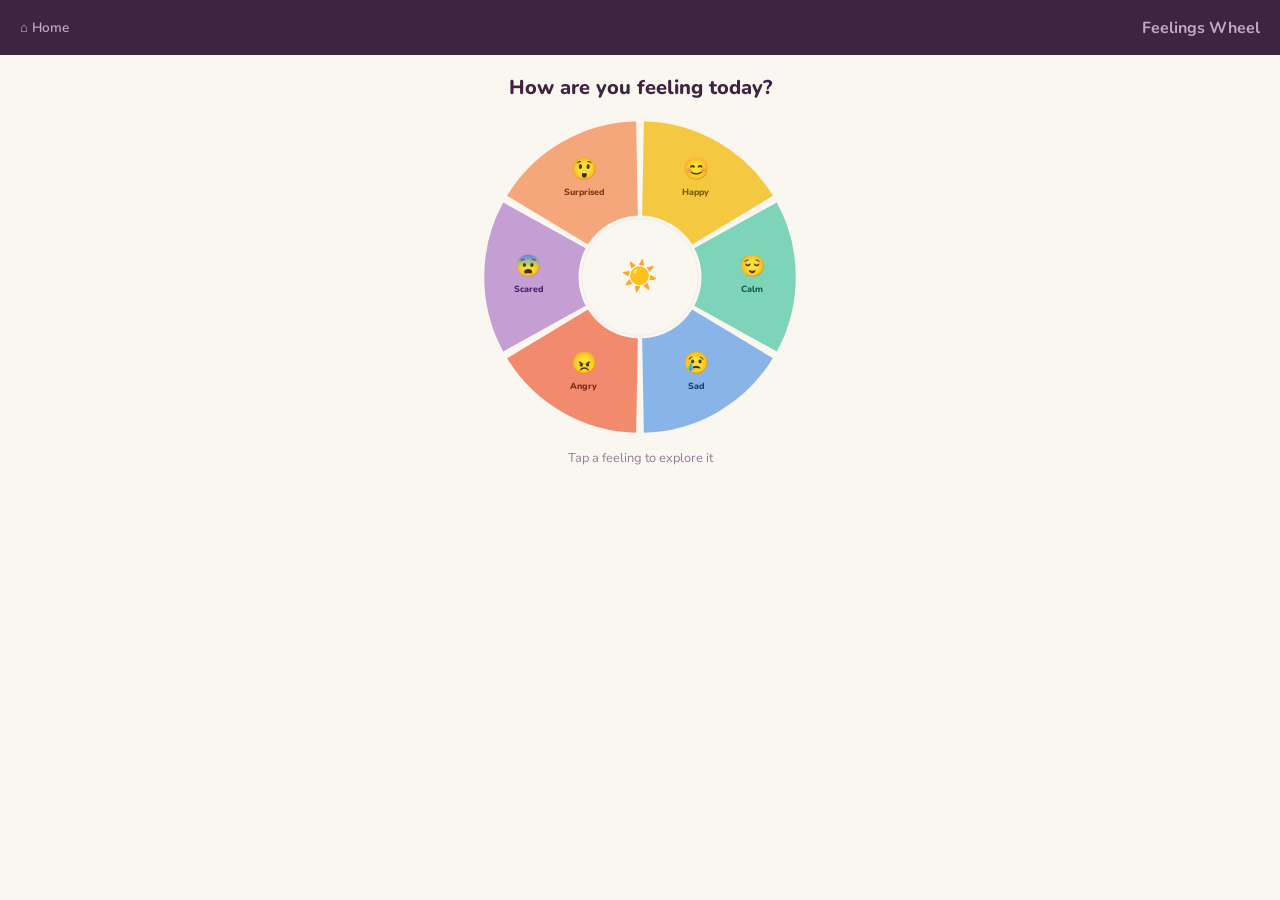
<file: sel-suite/feelings-wheel/index.html>
<!DOCTYPE html>
<html lang="en">
<head>
<meta charset="UTF-8">
<meta name="viewport" content="width=device-width, initial-scale=1.0, viewport-fit=cover">
<meta name="theme-color" content="#3E2440">
<meta name="apple-mobile-web-app-capable" content="yes">
<meta name="apple-mobile-web-app-status-bar-style" content="black-translucent">
<meta name="apple-mobile-web-app-title" content="Feelings Wheel">
<title>Feelings Wheel</title>
<link rel="manifest" href="../manifest.json">
<link rel="apple-touch-icon" href="../icons/icon-192.png">
<link rel="preconnect" href="https://fonts.googleapis.com">
<link rel="preconnect" href="https://fonts.gstatic.com" crossorigin>
<link href="https://fonts.googleapis.com/css2?family=Nunito:wght@400;700;800&family=Nunito+Sans:wght@400;600&display=swap" rel="stylesheet">
<style>
:root {
  --plum-deep:#3E2440; --plum-mid:#7A4A72; --plum-light:#C4A8C0;
  --plum-wash:#F5EEF4; --parchment:#FAF6F0; --ink:#2A1A28; --ink-light:#9A7A96;
  --safe-top:env(safe-area-inset-top,0px); --safe-bottom:env(safe-area-inset-bottom,0px);
}
*,*::before,*::after{box-sizing:border-box;margin:0;padding:0;}
html,body{height:100%;font-family:'Nunito',sans-serif;background:var(--parchment);color:var(--ink);-webkit-tap-highlight-color:transparent;-webkit-font-smoothing:antialiased;}
.app-shell{display:flex;flex-direction:column;min-height:100dvh;padding-top:var(--safe-top);padding-bottom:var(--safe-bottom);}
.app-header{background:var(--plum-deep);padding:14px 20px;display:flex;align-items:center;justify-content:space-between;flex-shrink:0;}
.header-logo{font-size:1rem;font-weight:700;color:var(--plum-light);}
.back-btn{display:none;align-items:center;gap:6px;background:none;border:none;color:var(--plum-light);font-family:'Nunito',sans-serif;font-size:.9rem;font-weight:700;cursor:pointer;padding:4px 0;}
.back-btn.visible{display:flex;}
.screen{display:none;flex-direction:column;flex:1;padding:20px 20px 32px;animation:fadeUp .2s ease;}
.screen.active{display:flex;}
@keyframes fadeUp{from{opacity:0;transform:translateY(8px);}to{opacity:1;transform:translateY(0);}}
.screen-question{font-size:1.25rem;font-weight:800;color:var(--plum-deep);text-align:center;margin-bottom:16px;line-height:1.3;}

/* Wheel screen */
.wheel-wrap{display:flex;justify-content:center;margin-bottom:12px;}
.wheel-svg{cursor:pointer;touch-action:manipulation;width:100%;max-width:320px;height:auto;}
.wheel-hint{font-size:.8rem;color:var(--ink-light);text-align:center;font-family:'Nunito Sans',sans-serif;}

/* Detail screen */
.detail-circle-wrap{display:flex;justify-content:center;margin-bottom:16px;}
.detail-circle{width:120px;height:120px;border-radius:50%;display:flex;flex-direction:column;align-items:center;justify-content:center;text-align:center;padding:12px;}
.detail-circle-face{font-size:2.2rem;line-height:1;margin-bottom:4px;}
.detail-circle-name{font-size:.95rem;font-weight:800;line-height:1.2;}
.detail-circle-core{font-size:.7rem;font-family:'Nunito Sans',sans-serif;opacity:.75;margin-top:2px;}
.detail-body-check{font-family:'Nunito Sans',sans-serif;font-size:.9rem;font-style:italic;text-align:center;padding:12px 16px;border-radius:10px;background:rgba(255,255,255,.65);margin-bottom:18px;line-height:1.55;color:var(--ink);}
.strategies-label{font-size:.68rem;font-weight:700;letter-spacing:.1em;text-transform:uppercase;color:var(--ink-light);margin-bottom:10px;}
.strategies-list{display:flex;flex-direction:column;gap:8px;}
.strategy-item{display:flex;align-items:center;gap:12px;background:#fff;border:1px solid rgba(196,168,192,.25);border-radius:12px;padding:12px 16px;font-size:.95rem;font-weight:600;color:var(--plum-deep);}
.strategy-dot{width:8px;height:8px;border-radius:50%;flex-shrink:0;}
.start-over-btn{margin-top:22px;background:none;border:2px solid rgba(196,168,192,.5);border-radius:12px;padding:12px;font-family:'Nunito',sans-serif;font-size:.95rem;font-weight:700;color:var(--plum-mid);cursor:pointer;width:100%;}
.start-over-btn:active{background:var(--plum-wash);}
.offline-bar{display:none;background:#7A2A10;color:#fff;font-size:12px;text-align:center;padding:6px;}
body.offline .offline-bar{display:block;}
.install-banner{display:none;background:var(--plum-deep);border-radius:12px;padding:14px 16px;flex-direction:row;align-items:center;gap:12px;margin-bottom:14px;}
.install-banner.visible{display:flex;}
.install-text{flex:1;}
.install-text p{font-size:13px;color:var(--plum-light);line-height:1.4;}
.install-text strong{color:#fff;font-weight:700;}
.install-btn{font-family:'Nunito',sans-serif;font-size:13px;font-weight:700;background:#D4924A;color:#fff;border:none;border-radius:8px;padding:8px 14px;cursor:pointer;white-space:nowrap;flex-shrink:0;}
.install-dismiss{background:none;border:none;color:var(--plum-light);font-size:20px;cursor:pointer;padding:0 2px;line-height:1;flex-shrink:0;}
.home-btn{background:none;border:none;color:var(--plum-light);font-family:"Nunito",sans-serif;font-size:.85rem;font-weight:600;cursor:pointer;padding:4px 0;display:flex;align-items:center;gap:5px;text-decoration:none;}
.breathe-link{display:block;margin-top:14px;text-align:center;padding:11px 16px;border-radius:12px;background:rgba(230,241,251,0.7);border:1px solid rgba(74,125,176,0.25);color:#185FA5;font-size:.85rem;font-weight:700;font-family:"Nunito",sans-serif;text-decoration:none;}
</style>
</head>
<body>
<div class="app-shell">
  <div class="offline-bar">You're offline — the app still works!</div>
  <header class="app-header">
    <a class="home-btn" href="../index.html">&#8962; Home</a>
    <span class="header-logo">Feelings Wheel</span>
    <button class="back-btn" id="backBtn" aria-label="Go back">
      <svg width="16" height="16" viewBox="0 0 16 16" fill="none" stroke="currentColor" stroke-width="2"><path d="M13 8H3M7 4L3 8l4 4"/></svg>
      Back
    </button>
  </header>

  <!-- Screen 1 & 2 share the wheel -->
  <div class="screen active" id="screen1">
    <div class="install-banner" id="installBanner">
  <div class="install-text">
    <p><strong>Add to your home screen</strong><br>Use offline, anytime.</p>
  </div>
  <button class="install-btn" id="installBtn">Install</button>
  <button class="install-dismiss" id="dismissBtn" aria-label="Dismiss">&#215;</button>
</div>
    <p class="screen-question" id="wheelQuestion">How are you feeling today?</p>
    <div class="wheel-wrap">
      <svg class="wheel-svg" viewBox="-1 -1 302 302" id="wheel"></svg>
    </div>
    <p class="wheel-hint" id="wheelHint">Tap a feeling to explore it</p>
  </div>

  <!-- Screen 3: detail -->
  <div class="screen" id="screen3">
    <div class="detail-circle-wrap">
      <div class="detail-circle" id="detailCircle"></div>
    </div>
    <p class="detail-body-check" id="detailBody"></p>
    <p class="strategies-label">Ways to feel better</p>
    <div class="strategies-list" id="detailStrategies"></div>
    <button class="start-over-btn" id="startOverBtn">Start over ↺</button>
    <a class="breathe-link" href="../breathing/index.html">🌬 Need to calm down first? Try a breathing exercise</a>
  </div>
</div>

<script>
const FEELINGS = [
  { core:"Happy",    color:"#F5C842", textColor:"#7A5C00", face:"😊", emotions:[
    {name:"Joyful",       body:"Your heart might feel light and bouncy inside.",         strategies:["Do a happy dance","Draw something you love","Share your joy with a friend"]},
    {name:"Excited",      body:"You might feel wiggly or like you have lots of energy.", strategies:["Take deep breaths","Jump or shake it out","Tell someone your good news"]},
    {name:"Proud",        body:"You might feel tall and strong inside.",                 strategies:["Celebrate your hard work","Write it down","Say 'I did it!'"]},
    {name:"Grateful",     body:"Your heart might feel warm and full.",                   strategies:["Thank someone","Write 3 good things","Give a hug"]},
  ]},
  { core:"Calm",     color:"#7DD4B8", textColor:"#1A5C46", face:"😌", emotions:[
    {name:"Peaceful",     body:"Your body feels soft and easy, like floating.",          strategies:["Sit quietly outside","Listen to soft music","Take slow breaths"]},
    {name:"Relaxed",      body:"Your muscles feel loose and heavy in a good way.",       strategies:["Stretch your arms out wide","Close your eyes a moment","Yawn and breathe out"]},
    {name:"Safe",         body:"Your tummy feels settled and comfortable.",              strategies:["Stay near someone you trust","Hold something soft","Name 5 things you can see"]},
    {name:"Content",      body:"You feel just right — not too much, not too little.",    strategies:["Enjoy the quiet moment","Do something cozy","Simply notice how good this feels"]},
  ]},
  { core:"Sad",      color:"#89B4E8", textColor:"#1A3E6E", face:"😢", emotions:[
    {name:"Lonely",       body:"Your chest might feel empty or hollow.",                 strategies:["Talk to someone you trust","Write or draw your feelings","Give yourself a hug"]},
    {name:"Disappointed", body:"You might feel heavy or droopy.",                       strategies:["Take a big breath out","Name what you hoped for","Try again or try something new"]},
    {name:"Hurt",         body:"Your heart might feel sore or achy.",                   strategies:["Let yourself cry if you need to","Tell someone what happened","Be gentle with yourself"]},
    {name:"Left out",     body:"Your tummy might feel knotted or empty.",               strategies:["Find a kind friend to sit with","Ask to join","Do something you enjoy alone"]},
  ]},
  { core:"Angry",    color:"#F28B6E", textColor:"#7A2A10", face:"😠", emotions:[
    {name:"Frustrated",   body:"You might feel hot or tense in your hands and face.",   strategies:["Squeeze something soft","Count to 10 slowly","Take 3 deep belly breaths"]},
    {name:"Annoyed",      body:"You might feel prickly or tight all over.",             strategies:["Walk away for a moment","Tell someone calmly","Breathe out slowly like a balloon"]},
    {name:"Mad",          body:"You might feel hot, shaky, or want to yell.",           strategies:["Stomp your feet outside","Draw your mad feeling out","Use your words when you're ready"]},
    {name:"Jealous",      body:"Your chest might feel tight or heavy.",                 strategies:["Notice what you do have","Tell someone how you feel","Celebrate someone else's good thing"]},
  ]},
  { core:"Scared",   color:"#C49FD4", textColor:"#4A1E6E", face:"😨", emotions:[
    {name:"Worried",      body:"Your tummy might feel fluttery or tight.",              strategies:["Name your worry out loud","Take 4 slow breaths","Ask a grown-up for help"]},
    {name:"Nervous",      body:"You might feel shaky or have a fast heartbeat.",        strategies:["Squeeze and release your hands","Remind yourself you are safe","Talk to someone you trust"]},
    {name:"Afraid",       body:"Your whole body might feel frozen or want to run.",     strategies:["Find a safe grown-up right away","Name 5 things you can see","Hold something comforting"]},
    {name:"Shy",          body:"You might feel small or want to hide a little.",        strategies:["It's okay to take your time","Wave or smile first","Stay near someone familiar"]},
  ]},
  { core:"Surprised",color:"#F5A67A", textColor:"#7A3A10", face:"😲", emotions:[
    {name:"Amazed",       body:"Your eyes go wide and your mouth opens.",               strategies:["Say 'wow!' out loud","Share what surprised you","Draw or describe what you saw"]},
    {name:"Confused",     body:"Your head might feel fuzzy or mixed up.",               strategies:["Ask someone to explain","Say 'I don't understand yet'","Take it one small step at a time"]},
    {name:"Curious",      body:"You feel a pull toward something interesting.",         strategies:["Ask a question","Explore and investigate","Look it up together"]},
    {name:"Shocked",      body:"Your body might freeze for a moment.",                  strategies:["Take a breath first","Sit down if you need to","Talk about what happened"]},
  ]},
];

const NS = 'http://www.w3.org/2000/svg';
const svg = document.getElementById('wheel');
const CX = 150, CY = 150, OUTER = 148, INNER = 56;
const TWO_PI = Math.PI * 2;
let currentStep = 1; // 1 = core wheel, 2 = sub wheel
let selectedCore = -1;

function pxy(r, a) { return [CX + r * Math.cos(a), CY + r * Math.sin(a)]; }

function slicePath(r1, r2, a1, a2) {
  const [x1,y1] = pxy(r2, a1), [x2,y2] = pxy(r2, a2);
  const [x3,y3] = pxy(r1, a2), [x4,y4] = pxy(r1, a1);
  const la = (a2 - a1) > Math.PI ? 1 : 0;
  return `M${x1} ${y1} A${r2} ${r2} 0 ${la} 1 ${x2} ${y2} L${x3} ${y3} A${r1} ${r1} 0 ${la} 0 ${x4} ${y4}Z`;
}

function svgEl(tag, attrs) {
  const el = document.createElementNS(NS, tag);
  Object.entries(attrs).forEach(([k,v]) => el.setAttribute(k, v));
  return el;
}

function svgText(txt, x, y, size, weight, fill, rotate) {
  const el = svgEl('text', {
    x, y, 'text-anchor':'middle', 'dominant-baseline':'middle',
    'font-size': size, 'font-family':'Nunito, sans-serif',
    'font-weight': weight, fill, 'pointer-events':'none',
    ...(rotate ? {transform:`rotate(${rotate},${CX},${CY})`} : {})
  });
  el.textContent = txt;
  return el;
}

function buildCoreWheel() {
  svg.innerHTML = '';
  const N = FEELINGS.length;
  const sliceAngle = TWO_PI / N;
  const offset = -Math.PI / 2;

  // center
  svg.appendChild(svgEl('circle', {cx:CX, cy:CY, r:INNER-1, fill:'#FAF6F0', stroke:'rgba(196,168,192,0.3)', 'stroke-width':'0.5'}));

  FEELINGS.forEach((f, i) => {
    const a1 = offset + i * sliceAngle;
    const a2 = a1 + sliceAngle;
    const mid = (a1 + a2) / 2;

    const g = svgEl('g', {style:'cursor:pointer'});

    const path = svgEl('path', {
      d: slicePath(INNER + 1, OUTER, a1 + 0.018, a2 - 0.018),
      fill: f.color, stroke:'#FAF6F0', 'stroke-width':'2'
    });
    path.style.transition = 'opacity 0.15s';
    g.appendChild(path);

    // emoji + label stacked vertically, centered in slice midpoint, no rotation
    const midR = INNER + (OUTER - INNER) * 0.54;
    const [mx, my] = pxy(midR, mid);
    const face = svgEl('text', {
      x: mx, y: my - 9,
      'text-anchor':'middle', 'dominant-baseline':'middle',
      'font-size':'20', 'pointer-events':'none'
    });
    face.textContent = f.face;
    g.appendChild(face);
    const lbl = svgEl('text', {
      x: mx, y: my + 12,
      'text-anchor':'middle', 'dominant-baseline':'middle',
      'font-size':'8.5', 'font-family':'Nunito, sans-serif',
      'font-weight':'800', fill: f.textColor, 'pointer-events':'none'
    });
    lbl.textContent = f.core;
    g.appendChild(lbl);

    g.addEventListener('click', () => showSubWheel(i));
    g.addEventListener('mouseenter', () => { path.style.opacity = '0.82'; });
    g.addEventListener('mouseleave', () => { path.style.opacity = '1'; });
    svg.appendChild(g);
  });

  // center sun
  const sun = svgEl('text', {x:CX, y:CY+2, 'text-anchor':'middle', 'dominant-baseline':'middle', 'font-size':'28', 'pointer-events':'none'});
  sun.textContent = '☀️';
  svg.appendChild(sun);
}

function buildSubWheel(fi) {
  svg.innerHTML = '';
  const f = FEELINGS[fi];
  const N = f.emotions.length;
  const sliceAngle = TWO_PI / N;
  const offset = -Math.PI / 2;

  // slightly lighter center
  svg.appendChild(svgEl('circle', {cx:CX, cy:CY, r:INNER-1, fill:'#FAF6F0', stroke:'rgba(196,168,192,0.3)', 'stroke-width':'0.5'}));

  // make sub-slices slightly different shades by adjusting opacity
  const opacities = [0.65, 0.78, 0.88, 1.0];

  f.emotions.forEach((em, i) => {
    const a1 = offset + i * sliceAngle;
    const a2 = a1 + sliceAngle;
    const mid = (a1 + a2) / 2;

    const g = svgEl('g', {style:'cursor:pointer'});

    const path = svgEl('path', {
      d: slicePath(INNER + 1, OUTER, a1 + 0.018, a2 - 0.018),
      fill: f.color, stroke:'#FAF6F0', 'stroke-width':'2',
      opacity: opacities[i]
    });
    path.style.transition = 'opacity 0.15s';
    g.appendChild(path);

    // name centered in slice, no rotation, split to two lines if needed
    const labelR = INNER + (OUTER - INNER) * 0.52;
    const [lx, ly] = pxy(labelR, mid);
    const words = em.name.split(' ');
    if (words.length === 1) {
      const t = svgEl('text', {
        x:lx, y:ly, 'text-anchor':'middle', 'dominant-baseline':'middle',
        'font-size':'11', 'font-family':'Nunito, sans-serif',
        'font-weight':'800', fill: f.textColor, 'pointer-events':'none'
      });
      t.textContent = em.name;
      g.appendChild(t);
    } else {
      const tg = svgEl('text', {
        x:lx, y:ly, 'text-anchor':'middle',
        'font-size':'10', 'font-family':'Nunito, sans-serif',
        'font-weight':'800', fill: f.textColor, 'pointer-events':'none'
      });
      const t1 = document.createElementNS(NS, 'tspan');
      t1.setAttribute('x', lx); t1.setAttribute('dy', '-5.5');
      t1.textContent = words[0];
      const t2 = document.createElementNS(NS, 'tspan');
      t2.setAttribute('x', lx); t2.setAttribute('dy', '12');
      t2.textContent = words.slice(1).join(' ');
      tg.appendChild(t1); tg.appendChild(t2);
      g.appendChild(tg);
    }

    g.addEventListener('click', () => showDetail(fi, i));
    g.addEventListener('mouseenter', () => { path.style.opacity = String(opacities[i] * 0.82); });
    g.addEventListener('mouseleave', () => { path.style.opacity = String(opacities[i]); });
    svg.appendChild(g);
  });

  // center face
  const face = svgEl('text', {x:CX, y:CY+2, 'text-anchor':'middle', 'dominant-baseline':'middle', 'font-size':'28', 'pointer-events':'none'});
  face.textContent = f.face;
  svg.appendChild(face);
}

function showSubWheel(fi) {
  selectedCore = fi;
  currentStep = 2;
  const f = FEELINGS[fi];
  document.getElementById('wheelQuestion').textContent = `You feel ${f.core.toLowerCase()} — which fits best?`;
  document.getElementById('wheelHint').textContent = 'Tap a slice to learn more';
  document.getElementById('backBtn').classList.add('visible');
  buildSubWheel(fi);
}

function showDetail(fi, ei) {
  const f = FEELINGS[fi];
  const em = f.emotions[ei];

  const circle = document.getElementById('detailCircle');
  circle.style.background = f.color;
  circle.innerHTML = `
    <span class="detail-circle-face">${f.face}</span>
    <span class="detail-circle-name" style="color:${f.textColor}">${em.name}</span>
    <span class="detail-circle-core" style="color:${f.textColor}">A ${f.core.toLowerCase()} feeling</span>
  `;

  document.getElementById('detailBody').textContent = `Notice in your body: ${em.body}`;
  document.getElementById('detailStrategies').innerHTML = em.strategies.map(s =>
    `<div class="strategy-item"><div class="strategy-dot" style="background:${f.color}"></div>${s}</div>`
  ).join('');

  document.querySelectorAll('.screen').forEach(s => s.classList.remove('active'));
  document.getElementById('screen3').classList.add('active');
  document.getElementById('backBtn').classList.add('visible');
  window.scrollTo(0,0);
}

document.getElementById('backBtn').addEventListener('click', () => {
  if (document.getElementById('screen3').classList.contains('active')) {
    document.querySelectorAll('.screen').forEach(s => s.classList.remove('active'));
    document.getElementById('screen1').classList.add('active');
    buildSubWheel(selectedCore);
    const f = FEELINGS[selectedCore];
    document.getElementById('wheelQuestion').textContent = `You feel ${f.core.toLowerCase()} — which fits best?`;
    document.getElementById('wheelHint').textContent = 'Tap a slice to learn more';
    currentStep = 2;
  } else {
    // back to core wheel
    currentStep = 1;
    document.getElementById('wheelQuestion').textContent = 'How are you feeling today?';
    document.getElementById('wheelHint').textContent = 'Tap a feeling to explore it';
    document.getElementById('backBtn').classList.remove('visible');
    buildCoreWheel();
  }
});

document.getElementById('startOverBtn').addEventListener('click', () => {
  currentStep = 1;
  document.getElementById('wheelQuestion').textContent = 'How are you feeling today?';
  document.getElementById('wheelHint').textContent = 'Tap a feeling to explore it';
  document.getElementById('backBtn').classList.remove('visible');
  buildCoreWheel();
  document.querySelectorAll('.screen').forEach(s => s.classList.remove('active'));
  document.getElementById('screen1').classList.add('active');
  window.scrollTo(0,0);
});

// init
buildCoreWheel();

if ('serviceWorker' in navigator) navigator.serviceWorker.register('../sw.js').catch(() => {});
function updateOnline() { document.body.classList.toggle('offline', !navigator.onLine); }
window.addEventListener('online', updateOnline);
window.addEventListener('offline', updateOnline);
updateOnline();

// Install banner
let deferredPrompt = null;
window.addEventListener('beforeinstallprompt', e => {
  e.preventDefault();
  deferredPrompt = e;
  document.getElementById('installBanner').classList.add('visible');
});
document.getElementById('installBtn').addEventListener('click', async () => {
  if (!deferredPrompt) return;
  deferredPrompt.prompt();
  const { outcome } = await deferredPrompt.userChoice;
  deferredPrompt = null;
  document.getElementById('installBanner').classList.remove('visible');
});
document.getElementById('dismissBtn').addEventListener('click', () => {
  document.getElementById('installBanner').classList.remove('visible');
});
window.addEventListener('appinstalled', () => {
  document.getElementById('installBanner').classList.remove('visible');
});
</script>
</body>
</html>
</file>
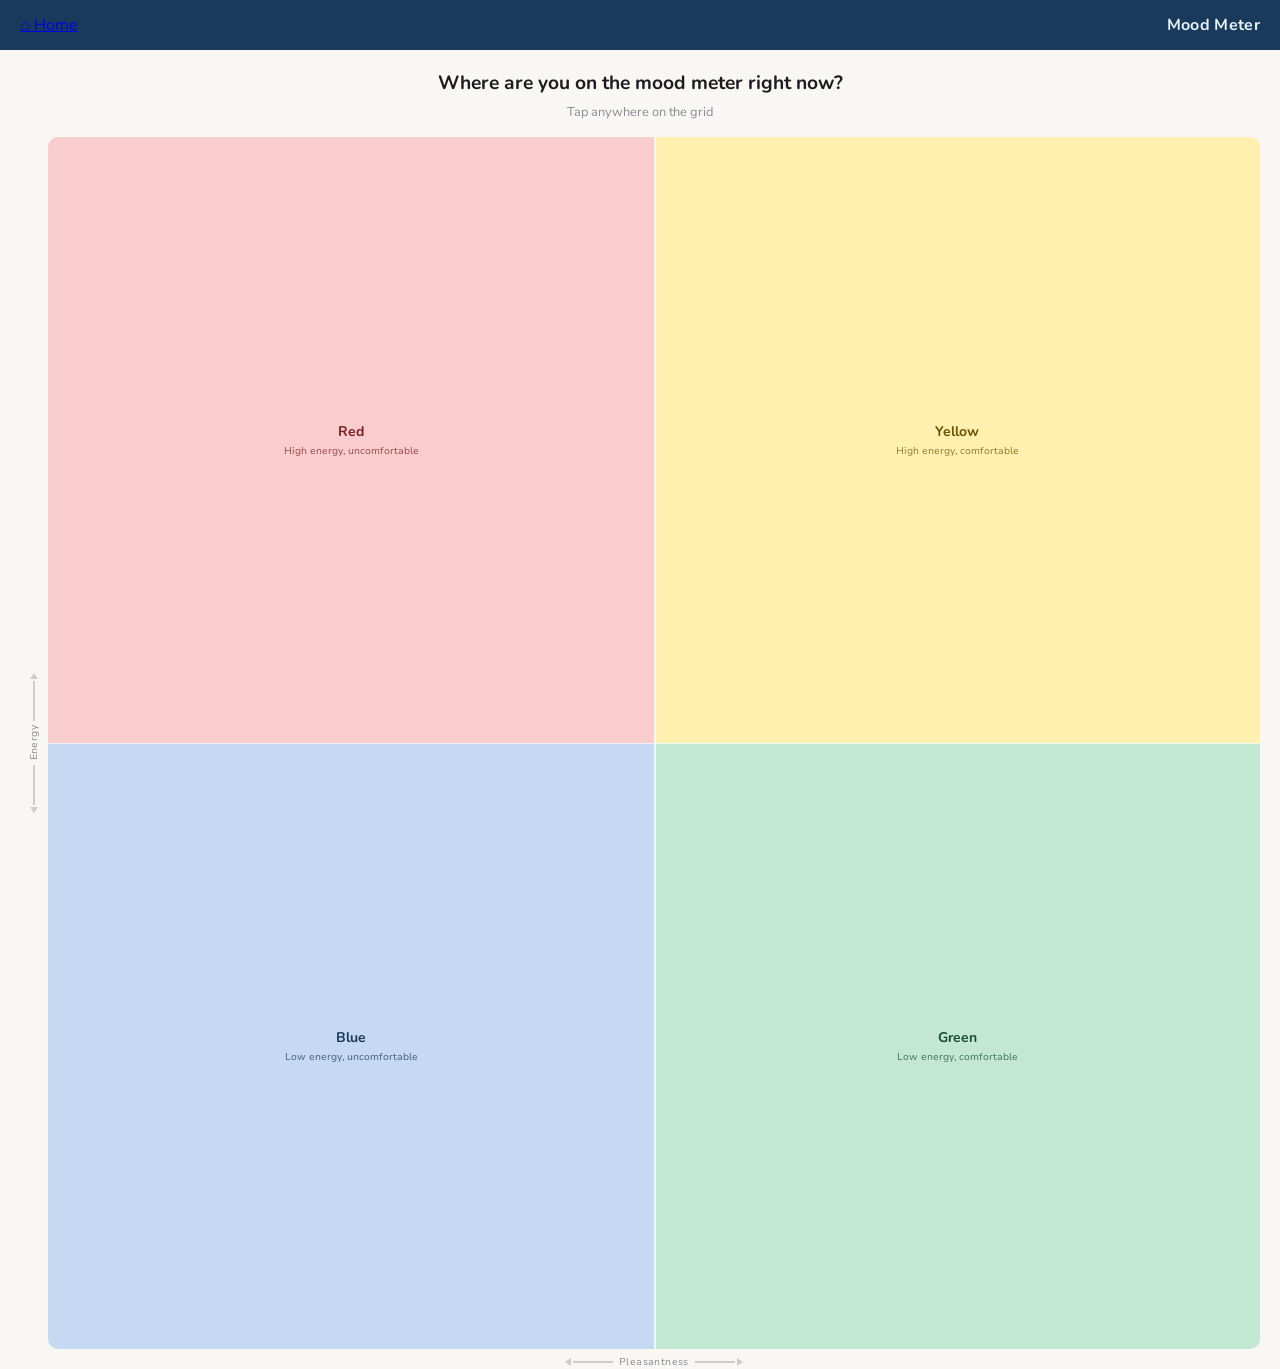
<file: sel-suite/mood-meter/index.html>
<!DOCTYPE html>
<html lang="en">
<head>
<meta charset="UTF-8">
<meta name="viewport" content="width=device-width, initial-scale=1.0, viewport-fit=cover">
<meta name="theme-color" content="#1A3A5C">
<meta name="apple-mobile-web-app-capable" content="yes">
<meta name="apple-mobile-web-app-status-bar-style" content="black-translucent">
<meta name="apple-mobile-web-app-title" content="Mood Meter">
<meta name="description" content="A mood check-in tool based on the Yale Mood Meter for upper elementary and middle school students.">
<title>Mood Meter</title>
<link rel="manifest" href="../manifest.json">
<link rel="apple-touch-icon" href="../icons/icon-192.png">
<link rel="preconnect" href="https://fonts.googleapis.com">
<link rel="preconnect" href="https://fonts.gstatic.com" crossorigin>
<link href="https://fonts.googleapis.com/css2?family=Nunito:wght@400;500;600;700&family=Nunito+Sans:wght@400;500;600&display=swap" rel="stylesheet">

<style>
:root {
  --navy: #1A3A5C;
  --navy-light: #4A7DB0;
  --navy-wash: #E6F1FB;
  --parchment: #F8F7F4;
  --ink: #1C1C1E;
  --ink-mid: #4A4A52;
  --ink-light: #8A8A96;
  --border: rgba(0,0,0,0.1);
  --safe-top: env(safe-area-inset-top, 0px);
  --safe-bottom: env(safe-area-inset-bottom, 0px);

  /* zone colors */
  --red-bg: #F9CDCD; --red-text: #7A2020; --red-dot: #E05C5C;
  --yellow-bg: #FFF0B0; --yellow-text: #6B5500; --yellow-dot: #D4A000;
  --blue-bg: #C5D9F2; --blue-text: #1A3A5C; --blue-dot: #4A7DB0;
  --green-bg: #C2E8D4; --green-text: #1A4D30; --green-dot: #2E8A57;
}

*, *::before, *::after { box-sizing: border-box; margin: 0; padding: 0; }

html, body {
  height: 100%;
  font-family: 'Nunito', sans-serif;
  background: var(--parchment);
  color: var(--ink);
  -webkit-tap-highlight-color: transparent;
  -webkit-font-smoothing: antialiased;
}

.app-shell {
  display: flex;
  flex-direction: column;
  min-height: 100dvh;
  padding-top: var(--safe-top);
  padding-bottom: var(--safe-bottom);
}

/* ── Header ── */
.app-header {
  background: var(--navy);
  padding: 14px 20px;
  display: flex;
  align-items: center;
  justify-content: space-between;
  flex-shrink: 0;
}
.header-logo {
  font-size: 1rem;
  font-weight: 700;
  color: var(--navy-wash);
  letter-spacing: 0.02em;
}
.back-btn {
  display: none;
  align-items: center;
  gap: 6px;
  background: none;
  border: none;
  color: var(--navy-wash);
  font-family: 'Nunito', sans-serif;
  font-size: 0.9rem;
  font-weight: 600;
  cursor: pointer;
  padding: 4px 0;
  opacity: 0.85;
}
.back-btn.visible { display: flex; }
.back-btn svg { flex-shrink: 0; }

/* ── Screens ── */
.screen {
  display: none;
  flex-direction: column;
  flex: 1;
  padding: 20px 20px 32px;
  animation: fadeUp 0.2s ease;
}
.screen.active { display: flex; }
@keyframes fadeUp {
  from { opacity: 0; transform: translateY(8px); }
  to   { opacity: 1; transform: translateY(0); }
}

/* ── Install banner ── */
.install-banner {
  display: none;
  background: var(--navy);
  border-radius: 12px;
  padding: 14px 16px;
  flex-direction: row;
  align-items: center;
  gap: 12px;
  margin-bottom: 16px;
}
.install-banner.visible { display: flex; }
.install-text { flex: 1; }
.install-text p { font-size: 13px; color: var(--navy-wash); line-height: 1.4; }
.install-text strong { color: #fff; font-weight: 700; }
.install-btn {
  font-family: 'Nunito', sans-serif;
  font-size: 13px;
  font-weight: 700;
  background: #D4924A;
  color: #fff;
  border: none;
  border-radius: 8px;
  padding: 8px 14px;
  cursor: pointer;
  white-space: nowrap;
  flex-shrink: 0;
}
.install-dismiss {
  background: none;
  border: none;
  color: var(--navy-wash);
  font-size: 20px;
  cursor: pointer;
  padding: 0 2px;
  line-height: 1;
  flex-shrink: 0;
}

/* ── Step 1: Grid ── */
.question {
  font-size: 1.2rem;
  font-weight: 700;
  color: var(--ink);
  text-align: center;
  margin-bottom: 6px;
  line-height: 1.4;
}
.step-hint {
  font-size: 0.8rem;
  color: var(--ink-light);
  text-align: center;
  font-family: 'Nunito Sans', sans-serif;
  margin-bottom: 16px;
}

.grid-layout {
  display: grid;
  grid-template-columns: 28px 1fr;
  grid-template-rows: 1fr auto;
  gap: 0;
  align-items: center;
  flex: 1;
  max-height: 420px;
}
.y-axis {
  display: flex;
  flex-direction: column;
  align-items: center;
  justify-content: center;
  gap: 4px;
  grid-column: 1;
  grid-row: 1;
  height: 100%;
}
.y-axis-label {
  font-size: 10px;
  color: var(--ink-light);
  writing-mode: vertical-rl;
  transform: rotate(180deg);
  white-space: nowrap;
  font-family: 'Nunito Sans', sans-serif;
  letter-spacing: 0.04em;
}
.y-arrow { display: flex; flex-direction: column; align-items: center; gap: 2px; }
.y-line { width: 1.5px; height: 40px; background: var(--ink-light); opacity: 0.4; }
.arrow-up { width: 0; height: 0; border-left: 4px solid transparent; border-right: 4px solid transparent; border-bottom: 6px solid var(--ink-light); opacity: 0.4; }
.arrow-down { width: 0; height: 0; border-left: 4px solid transparent; border-right: 4px solid transparent; border-top: 6px solid var(--ink-light); opacity: 0.4; }

.grid-cell { grid-column: 2; grid-row: 1; }
.grid-outer {
  position: relative;
  border-radius: 10px;
  overflow: hidden;
  cursor: crosshair;
  user-select: none;
  touch-action: none;
  width: 100%;
  aspect-ratio: 1;
}
.quadrants {
  display: grid;
  grid-template-columns: 1fr 1fr;
  grid-template-rows: 1fr 1fr;
  width: 100%;
  height: 100%;
}
.q {
  display: flex;
  flex-direction: column;
  align-items: center;
  justify-content: center;
  gap: 4px;
  transition: opacity 0.15s;
}
.q-name { font-size: 14px; font-weight: 700; }
.q-desc { font-size: 10px; opacity: 0.75; text-align: center; line-height: 1.3; padding: 0 8px; font-family: 'Nunito Sans', sans-serif; }
.q-red    { background: var(--red-bg);    color: var(--red-text); }
.q-yellow { background: var(--yellow-bg); color: var(--yellow-text); }
.q-blue   { background: var(--blue-bg);   color: var(--blue-text); }
.q-green  { background: var(--green-bg);  color: var(--green-text); }

.axis-line-h { position: absolute; left: 0; right: 0; top: 50%; height: 1.5px; background: rgba(255,255,255,0.7); pointer-events: none; }
.axis-line-v { position: absolute; top: 0; bottom: 0; left: 50%; width: 1.5px; background: rgba(255,255,255,0.7); pointer-events: none; }
.pin {
  position: absolute;
  width: 22px;
  height: 22px;
  border-radius: 50%;
  border: 3px solid white;
  transform: translate(-50%, -50%);
  pointer-events: none;
  display: none;
  box-shadow: 0 1px 6px rgba(0,0,0,0.3);
  transition: left 0.1s, top 0.1s;
}

.x-axis-wrap {
  grid-column: 2;
  grid-row: 2;
  display: flex;
  align-items: center;
  justify-content: center;
  gap: 6px;
  margin-top: 6px;
}
.x-arrow { display: flex; align-items: center; gap: 2px; }
.x-line { height: 1.5px; width: 40px; background: var(--ink-light); opacity: 0.4; }
.arrow-left  { width: 0; height: 0; border-top: 4px solid transparent; border-bottom: 4px solid transparent; border-right: 6px solid var(--ink-light); opacity: 0.4; }
.arrow-right { width: 0; height: 0; border-top: 4px solid transparent; border-bottom: 4px solid transparent; border-left: 6px solid var(--ink-light); opacity: 0.4; }
.x-axis-label { font-size: 10px; color: var(--ink-light); font-family: 'Nunito Sans', sans-serif; letter-spacing: 0.04em; }

/* ── Step 2: Word picker ── */
.zone-badge {
  display: flex;
  align-items: center;
  justify-content: center;
  gap: 8px;
  padding: 8px 18px;
  border-radius: 2rem;
  font-size: 14px;
  font-weight: 600;
  margin-bottom: 10px;
}
.zone-dot { width: 10px; height: 10px; border-radius: 50%; }
.zone-desc {
  font-size: 13px;
  color: var(--ink-mid);
  text-align: center;
  margin-bottom: 16px;
  line-height: 1.55;
  font-family: 'Nunito Sans', sans-serif;
}
.words-grid {
  display: grid;
  grid-template-columns: 1fr 1fr;
  gap: 8px;
}
.word-btn {
  padding: 14px 10px;
  border-radius: 10px;
  border: 1.5px solid transparent;
  background: transparent;
  font-family: 'Nunito', sans-serif;
  font-size: 14px;
  font-weight: 600;
  cursor: pointer;
  text-align: center;
  transition: transform 0.12s, filter 0.12s;
  line-height: 1.3;
}
.word-btn:active { transform: scale(0.96); filter: brightness(0.93); }

/* ── Step 3: Detail ── */
.circle-wrap { display: flex; justify-content: center; margin-bottom: 16px; }
.circle-badge {
  width: 110px;
  height: 110px;
  border-radius: 50%;
  display: flex;
  flex-direction: column;
  align-items: center;
  justify-content: center;
  text-align: center;
  padding: 14px;
}
.circle-word { font-size: 1rem; font-weight: 700; line-height: 1.2; }
.circle-zone { font-size: 0.7rem; font-family: 'Nunito Sans', sans-serif; opacity: 0.75; margin-top: 4px; }

.reflect-card {
  background: rgba(255,255,255,0.7);
  border: 1px solid var(--border);
  border-radius: 12px;
  padding: 14px 16px;
  margin-bottom: 16px;
}
.section-label {
  font-size: 0.68rem;
  font-weight: 700;
  letter-spacing: 0.1em;
  text-transform: uppercase;
  color: var(--ink-light);
  margin-bottom: 6px;
  font-family: 'Nunito Sans', sans-serif;
}
.reflect-q {
  font-size: 0.9rem;
  color: var(--ink);
  line-height: 1.55;
  font-family: 'Nunito Sans', sans-serif;
  font-style: italic;
}
.strategies-list { display: flex; flex-direction: column; gap: 8px; margin-bottom: 20px; }
.strategy-item {
  display: flex;
  align-items: flex-start;
  gap: 10px;
  background: #fff;
  border: 1px solid var(--border);
  border-radius: 10px;
  padding: 11px 14px;
  font-size: 0.9rem;
  color: var(--ink);
  line-height: 1.45;
  font-family: 'Nunito Sans', sans-serif;
}
.strategy-dot { width: 7px; height: 7px; border-radius: 50%; flex-shrink: 0; margin-top: 5px; }

.start-over-btn {
  width: 100%;
  padding: 12px;
  background: none;
  border: 2px solid rgba(74, 125, 176, 0.3);
  border-radius: 10px;
  font-family: 'Nunito', sans-serif;
  font-size: 0.95rem;
  font-weight: 700;
  color: var(--navy-light);
  cursor: pointer;
}
.start-over-btn:active { background: var(--navy-wash); }

/* ── Offline bar ── */
.offline-bar {
  display: none;
  background: #7A2A10;
  color: #fff;
  font-size: 12px;
  text-align: center;
  padding: 6px;
  flex-shrink: 0;
}
body.offline .offline-bar { display: block; }
</style>
</head>
<body>
<div class="app-shell">
  <div class="offline-bar">You're offline — the app still works!</div>

  <header class="app-header">
    <a class="home-btn" href="../index.html">&#8962; Home</a>
    <span class="header-logo">Mood Meter</span>
    <button class="back-btn" id="backBtn" aria-label="Go back">
      <svg width="16" height="16" viewBox="0 0 16 16" fill="none" stroke="currentColor" stroke-width="2"><path d="M13 8H3M7 4L3 8l4 4"/></svg>
      Back
    </button>
  </header>

  <!-- Screen 1: Grid -->
  <div class="screen active" id="screen1">
    <div class="install-banner" id="installBanner">
      <div class="install-text">
        <p><strong>Add to your home screen</strong><br>Use offline, anytime.</p>
      </div>
      <button class="install-btn" id="installBtn">Install</button>
      <button class="install-dismiss" id="dismissBtn" aria-label="Dismiss">&#215;</button>
    </div>

    <p class="question">Where are you on the mood meter right now?</p>
    <p class="step-hint">Tap anywhere on the grid</p>

    <div class="grid-layout">
      <div class="y-axis">
        <div class="y-arrow">
          <div class="arrow-up"></div>
          <div class="y-line"></div>
        </div>
        <span class="y-axis-label">Energy</span>
        <div class="y-arrow">
          <div class="y-line"></div>
          <div class="arrow-down"></div>
        </div>
      </div>

      <div class="grid-cell">
        <div class="grid-outer" id="grid">
          <div class="quadrants">
            <div class="q q-red"><span class="q-name">Red</span><span class="q-desc">High energy, uncomfortable</span></div>
            <div class="q q-yellow"><span class="q-name">Yellow</span><span class="q-desc">High energy, comfortable</span></div>
            <div class="q q-blue"><span class="q-name">Blue</span><span class="q-desc">Low energy, uncomfortable</span></div>
            <div class="q q-green"><span class="q-name">Green</span><span class="q-desc">Low energy, comfortable</span></div>
          </div>
          <div class="axis-line-h"></div>
          <div class="axis-line-v"></div>
          <div class="pin" id="pin"></div>
        </div>
      </div>

      <div></div>
      <div class="x-axis-wrap">
        <div class="x-arrow">
          <div class="arrow-left"></div>
          <div class="x-line"></div>
        </div>
        <span class="x-axis-label">Pleasantness</span>
        <div class="x-arrow">
          <div class="x-line"></div>
          <div class="arrow-right"></div>
        </div>
      </div>
    </div>
  </div>

  <!-- Screen 2: Word picker -->
  <div class="screen" id="screen2">
    <div class="zone-badge" id="zoneBadge"></div>
    <p class="zone-desc" id="zoneDesc"></p>
    <p class="step-hint" style="margin-bottom:12px">Which word fits best right now?</p>
    <div class="words-grid" id="wordsGrid"></div>
  </div>

  <!-- Screen 3: Reflect & regulate -->
  <div class="screen" id="screen3">
    <div class="circle-wrap">
      <div class="circle-badge" id="circleBadge">
        <span class="circle-word" id="circleWord"></span>
        <span class="circle-zone" id="circleZone"></span>
      </div>
    </div>
    <div class="reflect-card">
      <p class="section-label">Reflect</p>
      <p class="reflect-q" id="reflectQ"></p>
    </div>
    <p class="section-label" style="margin-bottom:10px">Try one of these</p>
    <div class="strategies-list" id="stratList"></div>
    <button class="start-over-btn" id="startOverBtn">Start over ↺</button>
    <a class="breathe-link" href="../breathing/index.html">🌬 Need to calm down first? Try a breathing exercise</a>
  </div>
</div>

<script>
const ZONES = {
  red: {
    name: 'Red zone', color: '#E05C5C', bg: '#F9CDCD', text: '#7A2020',
    desc: 'High energy, uncomfortable feelings — like anger, anxiety, or stress. These feelings signal something important. They\'re valid data.',
    words: ['Angry','Anxious','Frustrated','Overwhelmed','Stressed','Nervous','Irritated','Panicked'],
    reflectQ: 'What do you think triggered this feeling? Is there something your body is trying to tell you?',
    strategies: [
      'Take 5 slow, deep breaths — inhale for 4 counts, exhale for 6',
      'Step away for a moment — a short walk or change of scenery can help reset',
      'Name it to tame it: saying "I feel anxious" out loud can take some of its power away',
      'Write down what\'s on your mind — get it out of your head and onto paper'
    ]
  },
  yellow: {
    name: 'Yellow zone', color: '#D4A000', bg: '#FFF0B0', text: '#6B5500',
    desc: 'High energy, comfortable feelings — like excitement, joy, or enthusiasm. A great place for creativity and connection.',
    words: ['Excited','Happy','Joyful','Motivated','Hopeful','Energized','Inspired','Grateful'],
    reflectQ: 'What\'s contributing to this feeling? How might you hold onto or share this energy?',
    strategies: [
      'Channel this energy into something creative — a project, a conversation, or helping someone',
      'Share your mood — positive energy is contagious',
      'Notice what brought you here so you can return to it',
      'Use this momentum to tackle something you\'ve been putting off'
    ]
  },
  blue: {
    name: 'Blue zone', color: '#4A7DB0', bg: '#C5D9F2', text: '#1A3A5C',
    desc: 'Low energy, uncomfortable feelings — like sadness, loneliness, or boredom. These feelings often ask you to slow down and look inward.',
    words: ['Sad','Lonely','Bored','Disappointed','Tired','Hopeless','Disconnected','Empty'],
    reflectQ: 'What might be underneath this feeling? Is there something you\'re missing, grieving, or needing right now?',
    strategies: [
      'Be gentle with yourself — you don\'t have to fix this feeling immediately',
      'Reach out to someone you trust, even just to say hi',
      'Move your body gently — a stretch or short walk can shift your energy',
      'Do one small thing that normally brings you comfort'
    ]
  },
  green: {
    name: 'Green zone', color: '#2E8A57', bg: '#C2E8D4', text: '#1A4D30',
    desc: 'Low energy, comfortable feelings — like calm, contentment, or peace. A steady, grounded place for focus and reflection.',
    words: ['Calm','Content','Peaceful','Relaxed','Focused','Thankful','Comfortable','Secure'],
    reflectQ: 'What helped you get to this place? How can you protect or savor this feeling?',
    strategies: [
      'This is a great state for deep focus — use it for something that matters to you',
      'Practice gratitude: name three things you appreciate right now',
      'This is a good moment to reflect or journal — your thinking is clear',
      'Share this calm with someone around you'
    ]
  }
};

let currentZone = null;

function goTo(id) {
  document.querySelectorAll('.screen').forEach(s => s.classList.remove('active'));
  document.getElementById(id).classList.add('active');
  const onScreen1 = id === 'screen1';
  document.getElementById('backBtn').classList.toggle('visible', !onScreen1);
  window.scrollTo(0, 0);
}

function getZone(px, py) {
  if (px < 0.5 && py < 0.5) return 'red';
  if (px >= 0.5 && py < 0.5) return 'yellow';
  if (px < 0.5 && py >= 0.5) return 'blue';
  return 'green';
}

const grid = document.getElementById('grid');

function handleTap(e) {
  const rect = grid.getBoundingClientRect();
  const cx = e.touches ? e.touches[0].clientX : e.clientX;
  const cy = e.touches ? e.touches[0].clientY : e.clientY;
  const px = (cx - rect.left) / rect.width;
  const py = (cy - rect.top) / rect.height;
  const pin = document.getElementById('pin');
  pin.style.left = (px * 100) + '%';
  pin.style.top = (py * 100) + '%';
  pin.style.display = 'block';
  currentZone = getZone(px, py);
  pin.style.background = ZONES[currentZone].color;
  setTimeout(() => showWords(), 200);
}

grid.addEventListener('click', handleTap);
grid.addEventListener('touchstart', e => { e.preventDefault(); handleTap(e); }, { passive: false });

function showWords() {
  const z = ZONES[currentZone];
  const badge = document.getElementById('zoneBadge');
  badge.style.background = z.bg;
  badge.style.color = z.text;
  badge.innerHTML = `<span class="zone-dot" style="background:${z.color}"></span>${z.name}`;
  document.getElementById('zoneDesc').textContent = z.desc;
  const g = document.getElementById('wordsGrid');
  g.innerHTML = '';
  z.words.forEach(w => {
    const btn = document.createElement('button');
    btn.className = 'word-btn';
    btn.textContent = w;
    btn.style.background = z.bg;
    btn.style.color = z.text;
    btn.style.borderColor = z.color + '66';
    btn.addEventListener('click', () => showDetail(w));
    g.appendChild(btn);
  });
  goTo('screen2');
}

function showDetail(word) {
  const z = ZONES[currentZone];
  const badge = document.getElementById('circleBadge');
  badge.style.background = z.bg;
  document.getElementById('circleWord').style.color = z.text;
  document.getElementById('circleWord').textContent = word;
  document.getElementById('circleZone').style.color = z.text;
  document.getElementById('circleZone').textContent = z.name;
  document.getElementById('reflectQ').textContent = z.reflectQ;
  document.getElementById('stratList').innerHTML = z.strategies.map(s => `
    <div class="strategy-item">
      <div class="strategy-dot" style="background:${z.color}"></div>
      <span>${s}</span>
    </div>
  `).join('');
  goTo('screen3');
}

document.getElementById('backBtn').addEventListener('click', () => {
  if (document.getElementById('screen3').classList.contains('active')) goTo('screen2');
  else goTo('screen1');
});

document.getElementById('startOverBtn').addEventListener('click', () => {
  document.getElementById('pin').style.display = 'none';
  goTo('screen1');
});

// Install banner
let deferredPrompt = null;
window.addEventListener('beforeinstallprompt', e => {
  e.preventDefault();
  deferredPrompt = e;
  document.getElementById('installBanner').classList.add('visible');
});
document.getElementById('installBtn').addEventListener('click', async () => {
  if (!deferredPrompt) return;
  deferredPrompt.prompt();
  const { outcome } = await deferredPrompt.userChoice;
  deferredPrompt = null;
  document.getElementById('installBanner').classList.remove('visible');
});
document.getElementById('dismissBtn').addEventListener('click', () => {
  document.getElementById('installBanner').classList.remove('visible');
});
window.addEventListener('appinstalled', () => {
  document.getElementById('installBanner').classList.remove('visible');
});

// Service worker & offline
if ('serviceWorker' in navigator) navigator.serviceWorker.register('../sw.js').catch(() => {});
function updateOnline() { document.body.classList.toggle('offline', !navigator.onLine); }
window.addEventListener('online', updateOnline);
window.addEventListener('offline', updateOnline);
updateOnline();
</script>
</body>
</html>
</file>
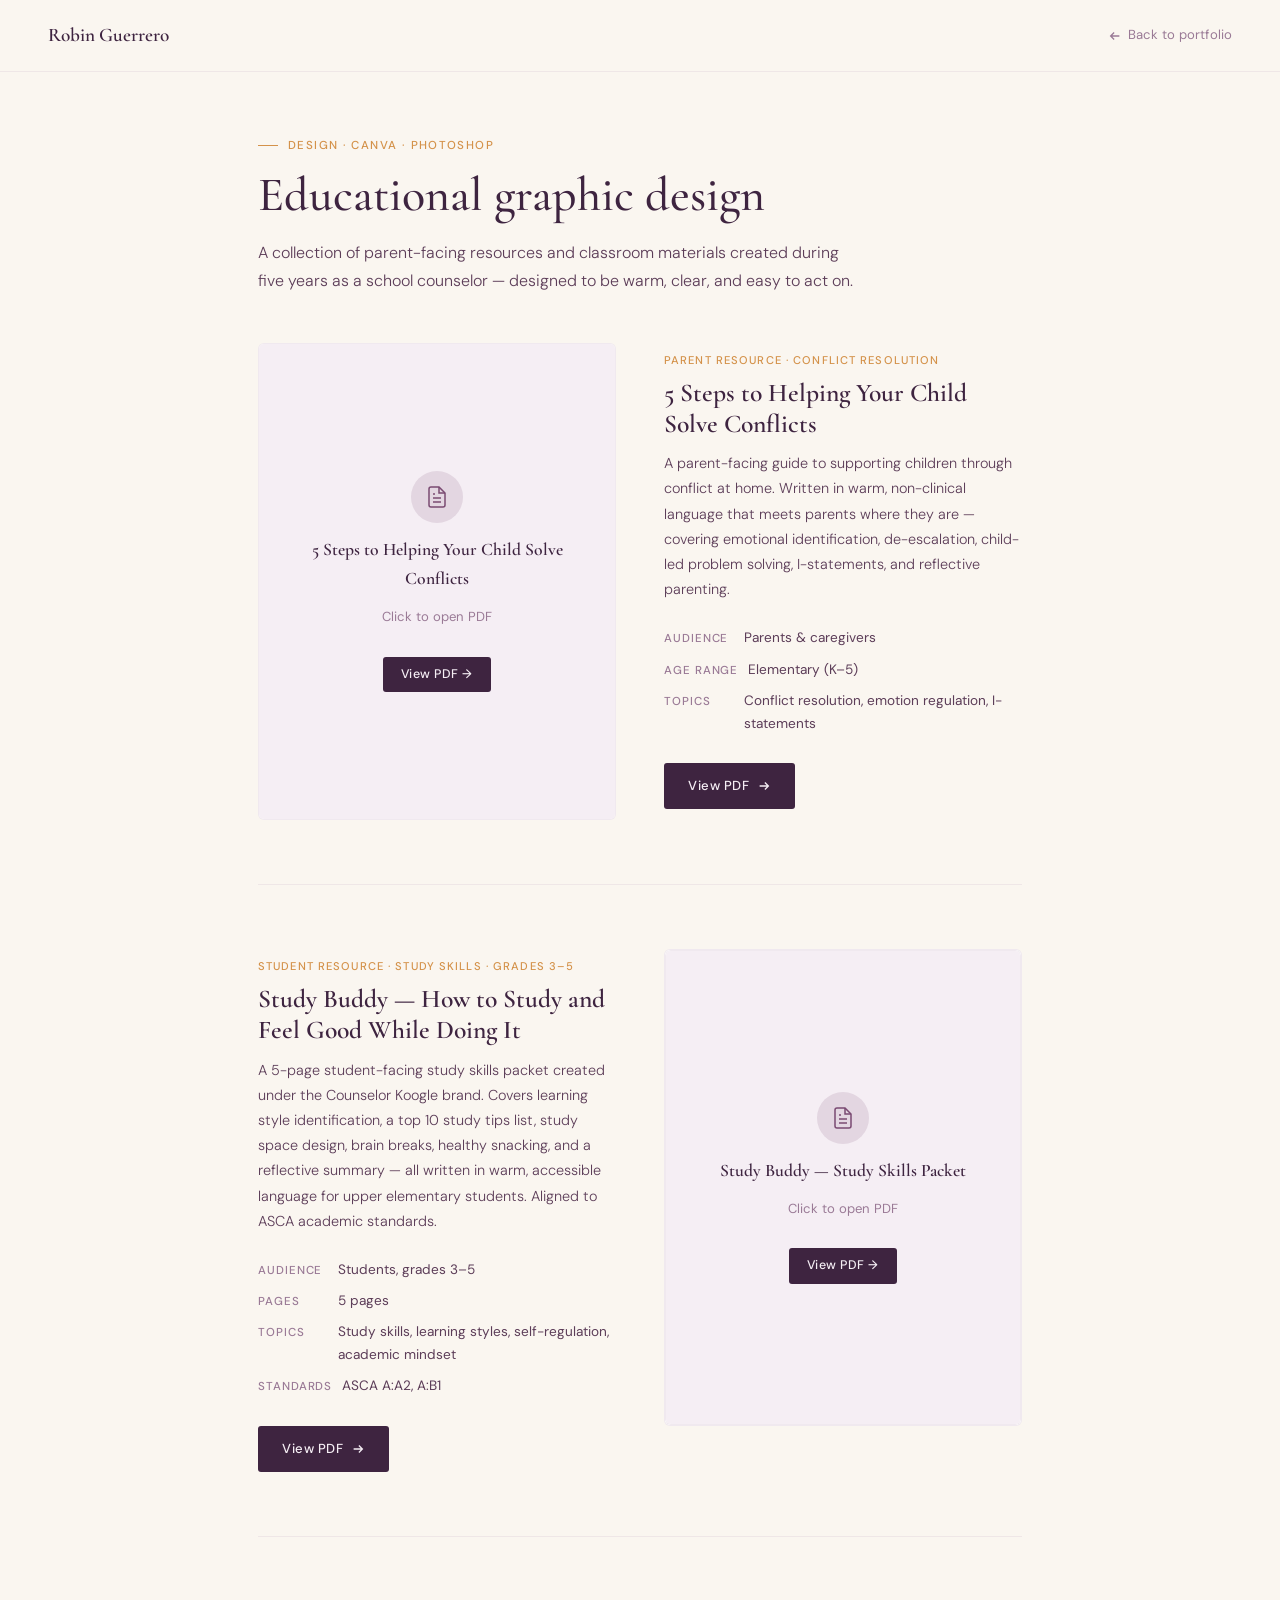
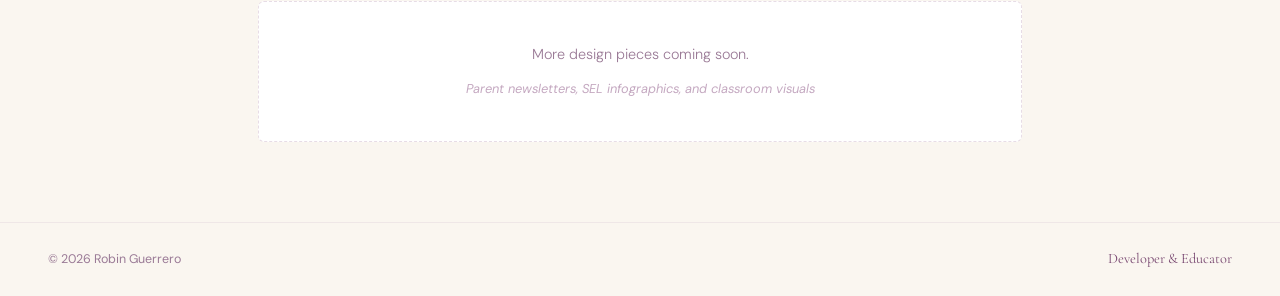
<file: design-work.html>
<!DOCTYPE html>
<html lang="en">
<head>
<meta charset="UTF-8">
<meta name="viewport" content="width=device-width, initial-scale=1.0">
<title>Design Work — Robin Guerrero</title>
<link rel="preconnect" href="https://fonts.googleapis.com">
<link rel="preconnect" href="https://fonts.gstatic.com" crossorigin>
<link rel="icon" href="data:image/svg+xml,<svg xmlns='http://www.w3.org/2000/svg' viewBox='0 0 64 64'><rect width='64' height='64' rx='14' fill='%233E2440'/><text x='32' y='44' text-anchor='middle' font-family='Georgia,serif' font-size='28' font-weight='500' fill='%23C4A8C0' letter-spacing='1'>RG</text></svg>">
<link href="https://fonts.googleapis.com/css2?family=Cormorant+Garamond:ital,wght@0,400;0,500;0,600;1,400&family=DM+Sans:wght@300;400;500&display=swap" rel="stylesheet">
<style>
  :root {
    --plum-deep: #3E2440; --plum-mid: #7A4A72; --plum-light: #C4A8C0;
    --plum-wash: #F5EEF4; --amber: #D4924A; --amber-wash: #FAF3E8;
    --parchment: #FAF6F0; --ink: #2A1A28; --ink-mid: #5C3D58; --ink-light: #9A7A96;
    --white: #FFFFFF;
  }
  *, *::before, *::after { box-sizing: border-box; margin: 0; padding: 0; }
  html { scroll-behavior: smooth; }
  body { font-family: 'DM Sans', sans-serif; background: var(--parchment); color: var(--ink); line-height: 1.7; }

  nav {
    display: flex; justify-content: space-between; align-items: center;
    padding: 1.2rem 3rem;
    background: rgba(250,246,240,0.95);
    border-bottom: 1px solid rgba(196,168,192,0.2);
    position: sticky; top: 0; z-index: 100;
    backdrop-filter: blur(8px);
  }
  .nav-logo { font-family: 'Cormorant Garamond', serif; font-size: 1.2rem; font-weight: 600; color: var(--plum-deep); text-decoration: none; }
  .nav-back { font-size: 0.82rem; color: var(--ink-light); text-decoration: none; display: flex; align-items: center; gap: 6px; transition: color 0.2s; }
  .nav-back:hover { color: var(--amber); }

  .page-header { padding: 4rem 3rem 2rem; max-width: 860px; margin: 0 auto; }
  .page-tag { font-size: 0.72rem; font-weight: 500; letter-spacing: 0.12em; text-transform: uppercase; color: var(--amber); margin-bottom: 0.75rem; display: flex; align-items: center; gap: 10px; }
  .page-tag::before { content: ''; display: block; width: 20px; height: 1px; background: var(--amber); }
  .page-title { font-family: 'Cormorant Garamond', serif; font-size: clamp(2rem, 4vw, 3rem); font-weight: 500; color: var(--plum-deep); margin-bottom: 1rem; line-height: 1.15; }
  .page-sub { font-size: 1rem; color: var(--ink-mid); font-weight: 300; max-width: 600px; line-height: 1.75; }

  .pieces-wrap { padding: 1rem 3rem 5rem; max-width: 860px; margin: 0 auto; display: flex; flex-direction: column; gap: 4rem; }

  .piece { display: grid; grid-template-columns: 1fr 1fr; gap: 3rem; align-items: start; }
  .piece.reverse { direction: rtl; }
  .piece.reverse > * { direction: ltr; }

  .piece-preview {
    background: var(--white);
    border: 1px solid rgba(196,168,192,0.25);
    border-radius: 6px;
    overflow: hidden;
    aspect-ratio: 3/4;
    display: flex; align-items: stretch;
  }

  .piece-preview iframe {
    width: 100%; height: 100%; border: none;
    pointer-events: none;
  }

  .piece-preview-link { text-decoration: none; transition: border-color 0.2s, transform 0.2s; }
  .piece-preview-link:hover { border-color: var(--plum-mid); transform: translateY(-2px); }

  .placeholder-badge {
    margin-top: 1rem;
    display: inline-block;
    padding: 0.45rem 1.1rem;
    background: var(--plum-deep);
    color: var(--plum-wash);
    border-radius: 3px;
    font-size: 0.78rem;
    font-weight: 500;
    letter-spacing: 0.04em;
  }

  .piece-preview-placeholder {
    width: 100%; display: flex; flex-direction: column;
    align-items: center; justify-content: center; gap: 12px;
    background: var(--plum-wash);
    padding: 2rem;
    text-align: center;
  }

  .placeholder-icon {
    width: 52px; height: 52px; border-radius: 50%;
    background: rgba(122,74,114,0.15);
    display: flex; align-items: center; justify-content: center;
  }

  .placeholder-icon svg { width: 24px; height: 24px; stroke: var(--plum-mid); fill: none; stroke-width: 1.5; }

  .placeholder-title { font-family: 'Cormorant Garamond', serif; font-size: 1.1rem; font-weight: 600; color: var(--plum-deep); }
  .placeholder-sub { font-size: 0.82rem; color: var(--ink-light); }

  .piece-info { padding-top: 0.5rem; }
  .piece-tag { font-size: 0.7rem; font-weight: 500; letter-spacing: 0.1em; text-transform: uppercase; color: var(--amber); margin-bottom: 0.5rem; }
  .piece-title { font-family: 'Cormorant Garamond', serif; font-size: 1.6rem; font-weight: 600; color: var(--plum-deep); line-height: 1.2; margin-bottom: 0.75rem; }
  .piece-desc { font-size: 0.9rem; color: var(--ink-mid); font-weight: 300; line-height: 1.75; margin-bottom: 1.5rem; }

  .piece-meta { display: flex; flex-direction: column; gap: 8px; margin-bottom: 1.75rem; }
  .piece-meta-row { display: flex; gap: 10px; align-items: baseline; }
  .meta-label { font-size: 0.72rem; font-weight: 500; letter-spacing: 0.08em; text-transform: uppercase; color: var(--ink-light); min-width: 70px; }
  .meta-value { font-size: 0.85rem; color: var(--ink-mid); }

  .piece-cta {
    display: inline-flex; align-items: center; gap: 8px;
    padding: 0.75rem 1.5rem;
    background: var(--plum-deep);
    color: var(--plum-wash);
    border-radius: 3px;
    font-size: 0.82rem; font-weight: 500; letter-spacing: 0.04em;
    text-decoration: none;
    transition: background 0.2s, transform 0.15s;
  }
  .piece-cta:hover { background: var(--plum-mid); transform: translateY(-1px); }
  .piece-cta svg { width: 14px; height: 14px; stroke: currentColor; fill: none; stroke-width: 1.5; }

  .divider { height: 1px; background: rgba(196,168,192,0.2); }

  .add-more {
    background: var(--white);
    border: 1.5px dashed rgba(196,168,192,0.4);
    border-radius: 6px;
    padding: 2.5rem;
    text-align: center;
  }
  .add-more p { font-size: 0.9rem; color: var(--ink-light); font-weight: 300; margin-bottom: 0.5rem; }
  .add-more span { font-size: 0.8rem; color: var(--plum-light); font-style: italic; }

  footer {
    padding: 1.5rem 3rem; border-top: 1px solid rgba(196,168,192,0.2);
    display: flex; justify-content: space-between; align-items: center;
  }
  .footer-copy { font-size: 0.78rem; color: var(--ink-light); }
  .footer-name { font-family: 'Cormorant Garamond', serif; font-size: 0.9rem; color: var(--plum-mid); }

  @media (max-width: 700px) {
    nav { padding: 1rem 1.5rem; }
    .page-header { padding: 2.5rem 1.5rem 1.5rem; }
    .pieces-wrap { padding: 1rem 1.5rem 3rem; gap: 3rem; }
    .piece { grid-template-columns: 1fr; gap: 1.5rem; }
    .piece.reverse { direction: ltr; }
    footer { flex-direction: column; gap: 0.5rem; text-align: center; padding: 1.5rem; }
  }
</style>
</head>
<body>

<nav>
  <a class="nav-logo" href="index.html">Robin Guerrero</a>
  <a class="nav-back" href="index.html">
    <svg width="14" height="14" viewBox="0 0 16 16" fill="none" stroke="currentColor" stroke-width="1.5"><path d="M13 8H3M7 4L3 8l4 4"/></svg>
    Back to portfolio
  </a>
</nav>

<div class="page-header">
  <p class="page-tag">Design · Canva · Photoshop</p>
  <h1 class="page-title">Educational graphic design</h1>
  <p class="page-sub">A collection of parent-facing resources and classroom materials created during five years as a school counselor — designed to be warm, clear, and easy to act on.</p>
</div>

<div class="pieces-wrap">

  <!-- PIECE 1 -->
  <div class="piece">
    <div class="piece-preview">
      <a class="piece-preview-link" href="conflict-resolution.pdf" target="_blank" aria-label="Open PDF in new tab" style="display:flex;width:100%;height:100%;text-decoration:none;">
        <div class="piece-preview-placeholder">
          <div class="placeholder-icon">
            <svg viewBox="0 0 24 24"><path d="M14 2H6a2 2 0 0 0-2 2v16a2 2 0 0 0 2 2h12a2 2 0 0 0 2-2V8z"/><polyline points="14 2 14 8 20 8"/><line x1="16" y1="13" x2="8" y2="13"/><line x1="16" y1="17" x2="8" y2="17"/><polyline points="10 9 9 9 8 9"/></svg>
          </div>
          <p class="placeholder-title">5 Steps to Helping Your Child Solve Conflicts</p>
          <p class="placeholder-sub">Click to open PDF</p>
          <div class="placeholder-badge">View PDF &rarr;</div>
        </div>
      </a>
    </div>
    <div class="piece-info">
      <p class="piece-tag">Parent resource · Conflict resolution</p>
      <h2 class="piece-title">5 Steps to Helping Your Child Solve Conflicts</h2>
      <p class="piece-desc">A parent-facing guide to supporting children through conflict at home. Written in warm, non-clinical language that meets parents where they are — covering emotional identification, de-escalation, child-led problem solving, I-statements, and reflective parenting.</p>
      <div class="piece-meta">
        <div class="piece-meta-row">
          <span class="meta-label">Audience</span>
          <span class="meta-value">Parents & caregivers</span>
        </div>
        <div class="piece-meta-row">
          <span class="meta-label">Age range</span>
          <span class="meta-value">Elementary (K–5)</span>
        </div>
        <div class="piece-meta-row">
          <span class="meta-label">Topics</span>
          <span class="meta-value">Conflict resolution, emotion regulation, I-statements</span>
        </div>
      </div>
      <a class="piece-cta" href="conflict-resolution.pdf" target="_blank">
        View PDF
        <svg viewBox="0 0 16 16"><path d="M3 8h10M9 4l4 4-4 4"/></svg>
      </a>
    </div>
  </div>

  <div class="divider"></div>

  <!-- PIECE 2 -->
  <div class="piece reverse">
    <div class="piece-preview">
      <a class="piece-preview piece-preview-link" href="StudyBuddyStudySkillsPacket3rd5thgrade-1.pdf" target="_blank" aria-label="Open Study Buddy PDF in new tab" style="display:flex;width:100%;height:100%;text-decoration:none;">
        <div class="piece-preview-placeholder">
          <div class="placeholder-icon">
            <svg viewBox="0 0 24 24"><path d="M14 2H6a2 2 0 0 0-2 2v16a2 2 0 0 0 2 2h12a2 2 0 0 0 2-2V8z"/><polyline points="14 2 14 8 20 8"/><line x1="16" y1="13" x2="8" y2="13"/><line x1="16" y1="17" x2="8" y2="17"/><polyline points="10 9 9 9 8 9"/></svg>
          </div>
          <p class="placeholder-title">Study Buddy — Study Skills Packet</p>
          <p class="placeholder-sub">Click to open PDF</p>
          <div class="placeholder-badge">View PDF &rarr;</div>
        </div>
      </a>
    </div>
    <div class="piece-info">
      <p class="piece-tag">Student resource · Study skills · Grades 3–5</p>
      <h2 class="piece-title">Study Buddy — How to Study and Feel Good While Doing It</h2>
      <p class="piece-desc">A 5-page student-facing study skills packet created under the Counselor Koogle brand. Covers learning style identification, a top 10 study tips list, study space design, brain breaks, healthy snacking, and a reflective summary — all written in warm, accessible language for upper elementary students. Aligned to ASCA academic standards.</p>
      <div class="piece-meta">
        <div class="piece-meta-row">
          <span class="meta-label">Audience</span>
          <span class="meta-value">Students, grades 3–5</span>
        </div>
        <div class="piece-meta-row">
          <span class="meta-label">Pages</span>
          <span class="meta-value">5 pages</span>
        </div>
        <div class="piece-meta-row">
          <span class="meta-label">Topics</span>
          <span class="meta-value">Study skills, learning styles, self-regulation, academic mindset</span>
        </div>
        <div class="piece-meta-row">
          <span class="meta-label">Standards</span>
          <span class="meta-value">ASCA A:A2, A:B1</span>
        </div>
      </div>
      <a class="piece-cta" href="StudyBuddyStudySkillsPacket3rd5thgrade-1.pdf" target="_blank">
        View PDF
        <svg viewBox="0 0 16 16"><path d="M3 8h10M9 4l4 4-4 4"/></svg>
      </a>
    </div>
  </div>

  <div class="divider"></div>

  <!-- PLACEHOLDER FOR MORE PIECES -->
  <div class="add-more">
    <p>More design pieces coming soon.</p>
    <span>Parent newsletters, SEL infographics, and classroom visuals</span>
  </div>

</div>

<footer>
  <span class="footer-copy">&copy; 2026 Robin Guerrero</span>
  <span class="footer-name">Developer &amp; Educator</span>
</footer>

</body>
</html>
</file>
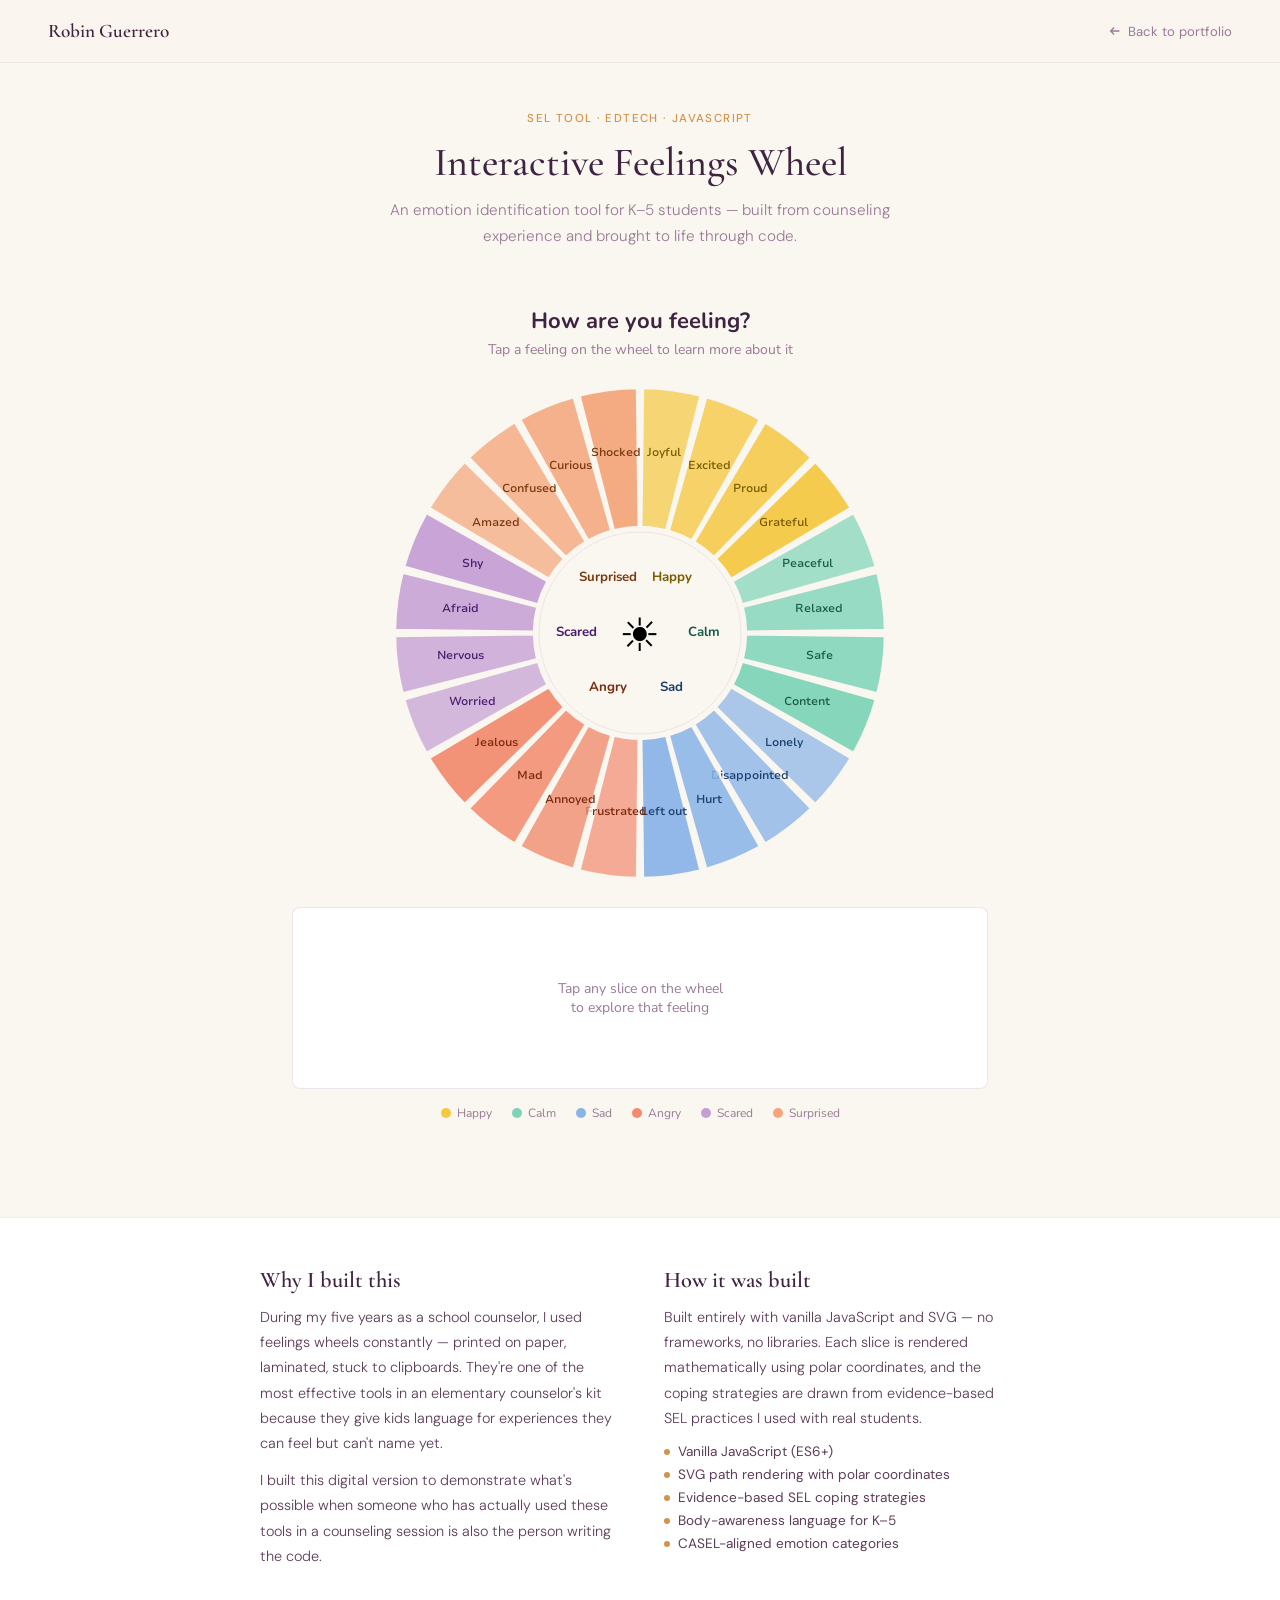
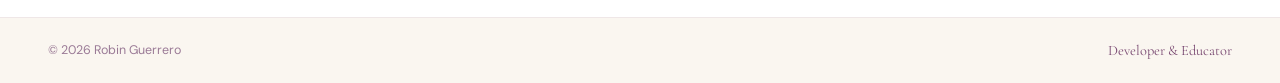
<file: sel-tool.html>
<!DOCTYPE html>
<html lang="en">
<head>
<meta charset="UTF-8">
<meta name="viewport" content="width=device-width, initial-scale=1.0">
<title>Feelings Wheel — Robin Guerrero</title>
<link rel="preconnect" href="https://fonts.googleapis.com">
<link rel="preconnect" href="https://fonts.gstatic.com" crossorigin>
<link rel="icon" href="data:image/svg+xml,<svg xmlns='http://www.w3.org/2000/svg' viewBox='0 0 64 64'><rect width='64' height='64' rx='14' fill='%233E2440'/><text x='32' y='44' text-anchor='middle' font-family='Georgia,serif' font-size='28' font-weight='500' fill='%23C4A8C0' letter-spacing='1'>RG</text></svg>">
<link href="https://fonts.googleapis.com/css2?family=Cormorant+Garamond:ital,wght@0,400;0,500;0,600;1,400&family=DM+Sans:wght@300;400;500&family=Nunito:wght@400;600;700&family=Nunito+Sans:wght@400;500;600&display=swap" rel="stylesheet">
<style>
  :root {
    --plum-deep: #3E2440; --plum-mid: #7A4A72; --plum-light: #C4A8C0;
    --plum-wash: #F5EEF4; --amber: #D4924A; --parchment: #FAF6F0;
    --ink: #2A1A28; --ink-mid: #5C3D58; --ink-light: #9A7A96;
  }
  *, *::before, *::after { box-sizing: border-box; margin: 0; padding: 0; }
  body { font-family: 'DM Sans', sans-serif; background: var(--parchment); color: var(--ink); }

  nav {
    display: flex; justify-content: space-between; align-items: center;
    padding: 1.2rem 3rem;
    background: rgba(250,246,240,0.95);
    border-bottom: 1px solid rgba(196,168,192,0.2);
  }
  .nav-logo { font-family: 'Cormorant Garamond', serif; font-size: 1.2rem; font-weight: 600; color: var(--plum-deep); text-decoration: none; }
  .nav-back { font-size: 0.82rem; color: var(--ink-light); text-decoration: none; display: flex; align-items: center; gap: 6px; transition: color 0.2s; }
  .nav-back:hover { color: var(--amber); }

  .page-header { padding: 3rem 3rem 1rem; text-align: center; }
  .page-tag { font-size: 0.72rem; font-weight: 500; letter-spacing: 0.12em; text-transform: uppercase; color: var(--amber); margin-bottom: 0.75rem; }
  .page-title { font-family: 'Cormorant Garamond', serif; font-size: 2.5rem; font-weight: 500; color: var(--plum-deep); margin-bottom: 0.75rem; }
  .page-sub { font-size: 0.95rem; color: var(--ink-light); font-weight: 300; max-width: 520px; margin: 0 auto; line-height: 1.7; }

  .tool-wrap { padding: 1rem 1rem 4rem; max-width: 760px; margin: 0 auto; }

  .feelings-app { font-family: 'Nunito Sans', sans-serif; padding: 1.5rem 1rem 2rem; }
  .app-title { font-family: 'Nunito', sans-serif; font-size: 22px; font-weight: 700; color: var(--plum-deep); text-align: center; margin: 0 0 4px; }
  .app-subtitle { font-size: 14px; color: var(--ink-light); text-align: center; margin: 0 0 1.5rem; }
  .wheel-wrap { display: flex; justify-content: center; margin-bottom: 1.5rem; }
  .wheel-svg { cursor: pointer; }
  .wheel-slice { cursor: pointer; transition: opacity 0.15s; }
  .wheel-slice:hover { opacity: 0.85; }
  .wheel-slice.active { opacity: 1; }
  .wheel-slice.dimmed { opacity: 0.3; }
  .detail-panel { background: #fff; border: 1px solid rgba(196,168,192,0.3); border-radius: 8px; padding: 1.25rem 1.5rem; min-height: 140px; }
  .detail-empty { display: flex; flex-direction: column; align-items: center; justify-content: center; min-height: 140px; gap: 8px; }
  .detail-empty p { font-size: 14px; color: var(--ink-light); margin: 0; text-align: center; }
  .detail-header { display: flex; align-items: center; gap: 12px; margin-bottom: 1rem; }
  .detail-dot { width: 16px; height: 16px; border-radius: 50%; flex-shrink: 0; }
  .detail-feeling { font-family: 'Nunito', sans-serif; font-size: 20px; font-weight: 700; color: var(--plum-deep); margin: 0; }
  .detail-core { font-size: 13px; color: var(--ink-light); margin: 0; }
  .detail-section-label { font-size: 11px; font-weight: 600; letter-spacing: 0.08em; text-transform: uppercase; color: var(--ink-light); margin: 0 0 8px; }
  .strategies-grid { display: flex; flex-wrap: wrap; gap: 8px; margin-bottom: 1rem; }
  .strategy-pill { font-size: 13px; padding: 5px 12px; border-radius: 20px; border: 1px solid rgba(196,168,192,0.4); background: var(--plum-wash); color: var(--plum-mid); }
  .body-check { font-size: 13px; color: var(--ink-light); font-style: italic; margin: 0; padding-top: 8px; border-top: 1px solid rgba(196,168,192,0.2); }
  .legend { display: flex; justify-content: center; flex-wrap: wrap; gap: 12px 20px; margin-top: 1rem; }
  .legend-item { display: flex; align-items: center; gap: 6px; font-size: 12px; color: var(--ink-light); cursor: pointer; }
  .legend-dot { width: 10px; height: 10px; border-radius: 50%; }

  .about-tool { background: #fff; border-top: 1px solid rgba(196,168,192,0.2); padding: 3rem; }
  .about-tool-inner { max-width: 760px; margin: 0 auto; display: grid; grid-template-columns: 1fr 1fr; gap: 3rem; }
  .about-tool h3 { font-family: 'Cormorant Garamond', serif; font-size: 1.4rem; font-weight: 600; color: var(--plum-deep); margin-bottom: 0.75rem; }
  .about-tool p { font-size: 0.9rem; color: var(--ink-mid); font-weight: 300; line-height: 1.75; }
  .tech-list { list-style: none; margin-top: 0.75rem; display: flex; flex-direction: column; gap: 6px; }
  .tech-list li { font-size: 0.85rem; color: var(--ink-mid); display: flex; align-items: center; gap: 8px; }
  .tech-list li::before { content: ''; width: 6px; height: 6px; border-radius: 50%; background: var(--amber); flex-shrink: 0; }

  footer { padding: 1.5rem 3rem; border-top: 1px solid rgba(196,168,192,0.2); display: flex; justify-content: space-between; }
  .footer-copy { font-size: 0.78rem; color: var(--ink-light); }
  .footer-name { font-family: 'Cormorant Garamond', serif; font-size: 0.9rem; color: var(--plum-mid); }

  @media (max-width: 600px) {
    nav { padding: 1rem 1.5rem; }
    .page-header { padding: 2rem 1.5rem 0.5rem; }
    .about-tool-inner { grid-template-columns: 1fr; gap: 1.5rem; }
    .about-tool { padding: 2rem 1.5rem; }
  }
</style>
</head>
<body>

<nav>
  <a class="nav-logo" href="index.html">Robin Guerrero</a>
  <a class="nav-back" href="index.html">
    <svg width="14" height="14" viewBox="0 0 16 16" fill="none" stroke="currentColor" stroke-width="1.5"><path d="M13 8H3M7 4L3 8l4 4"/></svg>
    Back to portfolio
  </a>
</nav>

<div class="page-header">
  <p class="page-tag">SEL Tool · EdTech · JavaScript</p>
  <h1 class="page-title">Interactive Feelings Wheel</h1>
  <p class="page-sub">An emotion identification tool for K–5 students — built from counseling experience and brought to life through code.</p>
</div>

<div class="tool-wrap">
  <div class="feelings-app">
    <p class="app-title">How are you feeling?</p>
    <p class="app-subtitle">Tap a feeling on the wheel to learn more about it</p>
    <div class="wheel-wrap">
      <svg class="wheel-svg" width="500" height="500" viewBox="-1 -1 302 302" id="wheel"></svg>
    </div>
    <div class="detail-panel" id="detail">
      <div class="detail-empty">
        <p>Tap any slice on the wheel<br>to explore that feeling</p>
      </div>
    </div>
    <div class="legend" id="legend"></div>
  </div>
</div>

<div class="about-tool">
  <div class="about-tool-inner">
    <div>
      <h3>Why I built this</h3>
      <p>During my five years as a school counselor, I used feelings wheels constantly — printed on paper, laminated, stuck to clipboards. They're one of the most effective tools in an elementary counselor's kit because they give kids language for experiences they can feel but can't name yet.</p>
      <p style="margin-top:0.75rem;">I built this digital version to demonstrate what's possible when someone who has actually used these tools in a counseling session is also the person writing the code.</p>
    </div>
    <div>
      <h3>How it was built</h3>
      <p>Built entirely with vanilla JavaScript and SVG — no frameworks, no libraries. Each slice is rendered mathematically using polar coordinates, and the coping strategies are drawn from evidence-based SEL practices I used with real students.</p>
      <ul class="tech-list">
        <li>Vanilla JavaScript (ES6+)</li>
        <li>SVG path rendering with polar coordinates</li>
        <li>Evidence-based SEL coping strategies</li>
        <li>Body-awareness language for K–5</li>
        <li>CASEL-aligned emotion categories</li>
      </ul>
    </div>
  </div>
</div>

<footer>
  <span class="footer-copy">&copy; 2026 Robin Guerrero</span>
  <span class="footer-name">Developer &amp; Educator</span>
</footer>

<script>
const FEELINGS = [
  { core:"Happy", color:"#F5C842", textColor:"#7A5C00", emotions:[
    {name:"Joyful",body:"Your heart might feel light and bouncy inside.",strategies:["Do a happy dance","Draw something you love","Share your joy with a friend"]},
    {name:"Excited",body:"You might feel wiggly or like you have lots of energy.",strategies:["Take deep breaths","Jump or shake it out","Tell someone your good news"]},
    {name:"Proud",body:"You might feel tall and strong inside.",strategies:["Celebrate your hard work","Write it down","Say 'I did it!'"]},
    {name:"Grateful",body:"Your heart might feel warm and full.",strategies:["Thank someone","Write 3 good things","Give a hug"]},
  ]},
  { core:"Calm", color:"#7DD4B8", textColor:"#1A5C46", emotions:[
    {name:"Peaceful",body:"Your body feels soft and easy, like floating.",strategies:["Sit quietly outside","Listen to soft music","Take slow breaths"]},
    {name:"Relaxed",body:"Your muscles feel loose and heavy in a good way.",strategies:["Stretch your arms out wide","Close your eyes a moment","Yawn and breathe out"]},
    {name:"Safe",body:"Your tummy feels settled and comfortable.",strategies:["Stay near someone you trust","Hold something soft","Name 5 things you can see"]},
    {name:"Content",body:"You feel just right — not too much, not too little.",strategies:["Enjoy the quiet moment","Do something cozy","Simply notice how good this feels"]},
  ]},
  { core:"Sad", color:"#89B4E8", textColor:"#1A3E6E", emotions:[
    {name:"Lonely",body:"Your chest might feel empty or hollow.",strategies:["Talk to someone you trust","Write or draw your feelings","Give yourself a hug"]},
    {name:"Disappointed",body:"You might feel heavy or droopy.",strategies:["Take a big breath out","Name what you hoped for","Try again or try something new"]},
    {name:"Hurt",body:"Your heart might feel sore or achy.",strategies:["Let yourself cry if you need to","Tell someone what happened","Be gentle with yourself"]},
    {name:"Left out",body:"Your tummy might feel knotted or empty.",strategies:["Find a kind friend to sit with","Ask to join","Do something you enjoy alone"]},
  ]},
  { core:"Angry", color:"#F28B6E", textColor:"#7A2A10", emotions:[
    {name:"Frustrated",body:"You might feel hot or tense in your hands and face.",strategies:["Squeeze something soft","Count to 10 slowly","Take 3 deep belly breaths"]},
    {name:"Annoyed",body:"You might feel prickly or tight all over.",strategies:["Walk away for a moment","Tell someone calmly","Breathe out slowly like a balloon"]},
    {name:"Mad",body:"You might feel hot, shaky, or want to yell.",strategies:["Stomp your feet outside","Draw your mad feeling out","Use your words when you're ready"]},
    {name:"Jealous",body:"Your chest might feel tight or heavy.",strategies:["Notice what you do have","Tell someone how you feel","Celebrate someone else's good thing"]},
  ]},
  { core:"Scared", color:"#C49FD4", textColor:"#4A1E6E", emotions:[
    {name:"Worried",body:"Your tummy might feel fluttery or tight.",strategies:["Name your worry out loud","Take 4 slow breaths","Ask a grown-up for help"]},
    {name:"Nervous",body:"You might feel shaky or have a fast heartbeat.",strategies:["Squeeze and release your hands","Remind yourself you are safe","Talk to someone you trust"]},
    {name:"Afraid",body:"Your whole body might feel frozen or want to run.",strategies:["Find a safe grown-up right away","Name 5 things you can see","Hold something comforting"]},
    {name:"Shy",body:"You might feel small or want to hide a little.",strategies:["It's okay to take your time","Wave or smile first","Stay near someone familiar"]},
  ]},
  { core:"Surprised", color:"#F5A67A", textColor:"#7A3A10", emotions:[
    {name:"Amazed",body:"Your eyes go wide and your mouth opens.",strategies:["Say 'wow!' out loud","Share what surprised you","Draw or describe what you saw"]},
    {name:"Confused",body:"Your head might feel fuzzy or mixed up.",strategies:["Ask someone to explain","Say 'I don't understand yet'","Take it one small step at a time"]},
    {name:"Curious",body:"You feel a pull toward something interesting.",strategies:["Ask a question","Explore and investigate","Look it up together"]},
    {name:"Shocked",body:"Your body might freeze for a moment.",strategies:["Take a breath first","Sit down if you need to","Talk about what happened"]},
  ]},
];

const cx=150,cy=150,outerR=148,innerR=62,TOTAL=FEELINGS.length,slice=(2*Math.PI)/TOTAL;
const svg=document.getElementById('wheel');

function polarToXY(cx,cy,r,a){return[cx+r*Math.cos(a),cy+r*Math.sin(a)];}
function makeSlicePath(cx,cy,r1,r2,s,e){
  const[x1,y1]=polarToXY(cx,cy,r2,s),[x2,y2]=polarToXY(cx,cy,r2,e);
  const[x3,y3]=polarToXY(cx,cy,r1,e),[x4,y4]=polarToXY(cx,cy,r1,s);
  const la=e-s>Math.PI?1:0;
  return`M ${x1} ${y1} A ${r2} ${r2} 0 ${la} 1 ${x2} ${y2} L ${x3} ${y3} A ${r1} ${r1} 0 ${la} 0 ${x4} ${y4} Z`;
}

const offset=-Math.PI/2;
const centerCircle=document.createElementNS('http://www.w3.org/2000/svg','circle');
centerCircle.setAttribute('cx',cx);centerCircle.setAttribute('cy',cy);
centerCircle.setAttribute('r',innerR-1);centerCircle.setAttribute('fill','#FAF6F0');
centerCircle.setAttribute('stroke','rgba(196,168,192,0.3)');centerCircle.setAttribute('stroke-width','0.5');
svg.appendChild(centerCircle);

FEELINGS.forEach((feeling,fi)=>{
  const coreStart=offset+fi*slice,coreEnd=coreStart+slice,subSlice=slice/feeling.emotions.length;
  feeling.emotions.forEach((emotion,ei)=>{
    const eStart=coreStart+ei*subSlice,eEnd=eStart+subSlice;
    const g=document.createElementNS('http://www.w3.org/2000/svg','g');
    g.setAttribute('class','wheel-slice');g.dataset.core=fi;g.dataset.emotion=ei;
    const path=document.createElementNS('http://www.w3.org/2000/svg','path');
    path.setAttribute('d',makeSlicePath(cx,cy,innerR+2,outerR,eStart+0.012,eEnd-0.012));
    path.setAttribute('fill',feeling.color);path.setAttribute('opacity',0.7+(ei*0.075));
    path.setAttribute('stroke','#FAF6F0');path.setAttribute('stroke-width','1.5');
    const midA=(eStart+eEnd)/2,labelR=innerR+(outerR-innerR)*0.55;
    const[lx,ly]=polarToXY(cx,cy,labelR,midA);
    const text=document.createElementNS('http://www.w3.org/2000/svg','text');
    text.setAttribute('x',lx);text.setAttribute('y',ly);text.setAttribute('text-anchor','middle');
    text.setAttribute('dominant-baseline','middle');text.setAttribute('font-size','7');
    text.setAttribute('font-family','Nunito Sans, sans-serif');text.setAttribute('font-weight','600');
    text.setAttribute('fill',feeling.textColor);text.setAttribute('pointer-events','none');
    text.textContent=emotion.name;
    g.appendChild(path);g.appendChild(text);
    g.addEventListener('click',()=>selectEmotion(fi,ei));
    svg.appendChild(g);
  });
  const coreMid=coreStart+slice/2;
  const[lx,ly]=polarToXY(cx,cy,innerR*0.62,coreMid);
  const ct=document.createElementNS('http://www.w3.org/2000/svg','text');
  ct.setAttribute('x',lx);ct.setAttribute('y',ly);ct.setAttribute('text-anchor','middle');
  ct.setAttribute('dominant-baseline','middle');ct.setAttribute('font-size','8');
  ct.setAttribute('font-family','Nunito, sans-serif');ct.setAttribute('font-weight','700');
  ct.setAttribute('fill',feeling.textColor);ct.setAttribute('pointer-events','none');
  ct.textContent=feeling.core;svg.appendChild(ct);
});

const centerEmoji=document.createElementNS('http://www.w3.org/2000/svg','text');
centerEmoji.setAttribute('x',cx);centerEmoji.setAttribute('y',cy+4);
centerEmoji.setAttribute('text-anchor','middle');centerEmoji.setAttribute('dominant-baseline','middle');
centerEmoji.setAttribute('font-size','28');centerEmoji.textContent='☀';
svg.appendChild(centerEmoji);

const legend=document.getElementById('legend');
FEELINGS.forEach((f,fi)=>{
  const item=document.createElement('div');item.className='legend-item';
  item.innerHTML=`<div class="legend-dot" style="background:${f.color}"></div><span>${f.core}</span>`;
  item.addEventListener('click',()=>selectEmotion(fi,0));legend.appendChild(item);
});

function selectEmotion(fi,ei){
  const feeling=FEELINGS[fi],emotion=feeling.emotions[ei];
  document.querySelectorAll('.wheel-slice').forEach(el=>{
    el.classList.remove('active','dimmed');
    (parseInt(el.dataset.core)===fi&&parseInt(el.dataset.emotion)===ei)?el.classList.add('active'):el.classList.add('dimmed');
  });
  centerEmoji.textContent=['☀','🌿','🌧','🔥','🌙','✨'][fi];
  document.getElementById('detail').innerHTML=`
    <div class="detail-header">
      <div class="detail-dot" style="background:${feeling.color}"></div>
      <div><p class="detail-feeling">${emotion.name}</p><p class="detail-core">A ${feeling.core.toLowerCase()} feeling</p></div>
    </div>
    <p class="detail-section-label">Ways to feel better</p>
    <div class="strategies-grid">${emotion.strategies.map(s=>`<span class="strategy-pill">${s}</span>`).join('')}</div>
    <p class="body-check">Notice in your body: ${emotion.body}</p>`;
}
</script>
</body>
</html>
</file>
